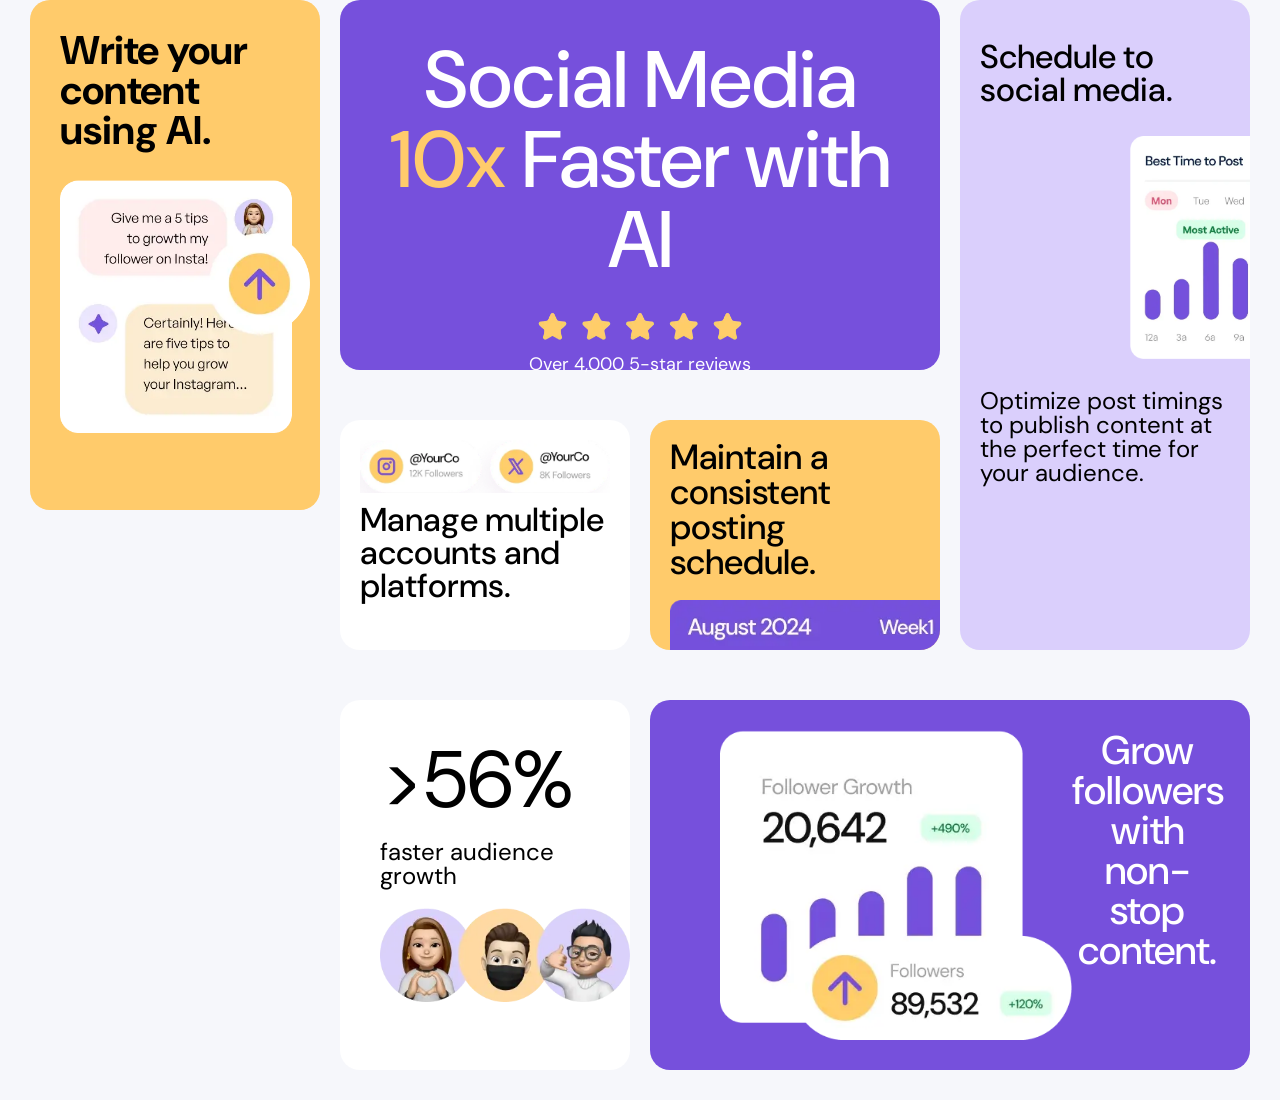
<file: bento-grid-main/index.html>
<!DOCTYPE html>
<html lang="en">
<head>
  <meta charset="UTF-8">
  <meta name="viewport" content="width=device-width, initial-scale=1.0"> <!-- displays site properly based on user's device -->
  
  <title>Frontend Mentor | Bento grid</title>
  <link rel="stylesheet" href="style.css">
</head>
<body>

  <main class="container">
    <div class="card card--hero">
      <h1 class="card__title">Social Media <span>10x</span> Faster with AI</h1>
      <img class="card__image" src="assets/images/illustration-five-stars.webp" alt="stars">
      <p class="card__description">Over 4,000 5-star reviews</p>
    </div>
    
    <div class="card card--plataforms">
      <img class="card__image" src="assets/images/illustration-multiple-platforms.webp" alt="plataforms">
      <p class="card__description">Manage multiple accounts and platforms.</p>
    </div>

    <div class="card card--schedule">
      <h2 class="card__title">Maintain a consistent posting schedule.</h2>
      <img class="card__image" src="assets/images/illustration-consistent-schedule.webp" alt="schedule">
    </div>

    <div class="card card--media">
      <h2 class="card__title">Schedule to social media.</h2>
      <img class="card__image" src="assets/images/illustration-schedule-posts.webp" alt="schedule social media">
      <p class="card__description">Optimize post timings to publish content at the perfect time for your audience.</p>
    </div>

    <div class="card card--followers">
      <img class="card__image" src="assets/images/illustration-grow-followers.webp" alt="followers">
      <p class="card__description">Grow followers with non-stop content.</p>
    </div>

    <div class="card card--audience">
      <p class="card__metric">>56%</p>
      <p class="card__description">faster audience growth</p>
      <img class="card__image" src="assets/images/illustration-audience-growth.webp" alt="">
    </div>

    <div class="card card--create">
      <h2 class="card__title">Create and schedule content <span>quicker.</span></h2>
      <img class="card__image" src="assets/images/illustration-create-post.webp" alt="create post">
    </div>

    <div class="card card--ai">
      <h2 class="card__title">Write your content using AI.</h2>
      <img class="card__image" src="assets/images/illustration-ai-content.webp" alt="ai content">
    </div>
  </main>
</body>
</html>
</file>
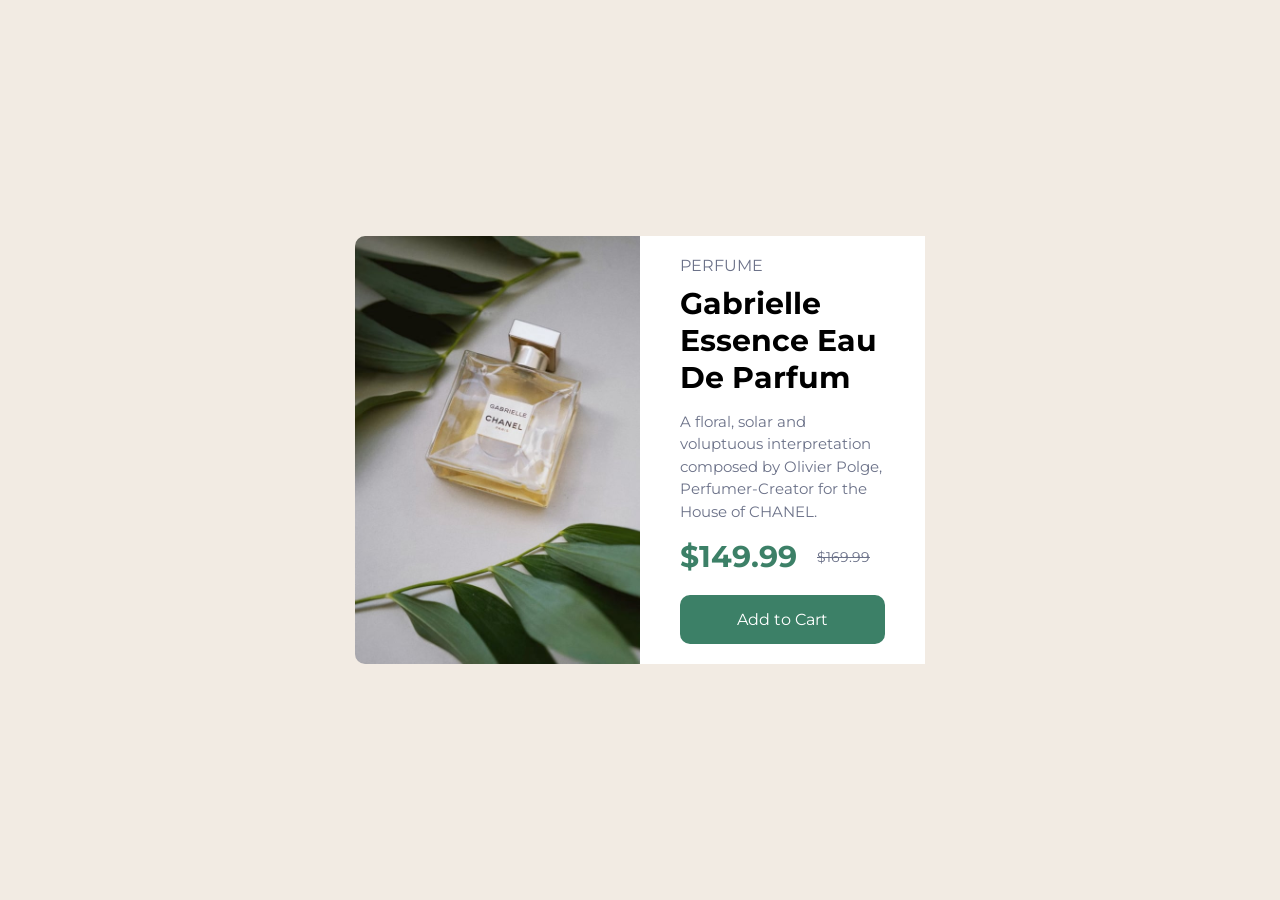
<file: product-preview-card-component-main/index.html>
<!DOCTYPE html>
<html lang="en">
<head>
  <meta charset="UTF-8">
  <meta name="viewport" content="width=device-width, initial-scale=1.0"> <!-- displays site properly based on user's device -->

  <link rel="icon" type="image/png" sizes="32x32" href="./images/favicon-32x32.png">
  
  <title>Frontend Mentor | Product preview card component</title>
  <link rel="preconnect" href="https://fonts.googleapis.com">
  <link rel="preconnect" href="https://fonts.gstatic.com" crossorigin>
  <link href="https://fonts.googleapis.com/css2?family=Fraunces:ital,opsz,wght@0,9..144,100..900;1,9..144,100..900&family=Montserrat:ital,wght@0,100..900;1,100..900&display=swap" rel="stylesheet">
  <link rel="stylesheet" href="style.css">
</head>
<body>

  <div class="container">
    <div class="container-grid">
      <div class="content">
        <p class="item">Perfume</p>
        <h1 class="name-item">Gabrielle Essence Eau De Parfum</h1>
        <p class="description">A floral, solar and voluptuous interpretation composed by Olivier Polge, Perfumer-Creator for the House of CHANEL.</p>

        <div class="prices">
          <p class="price">$149.99</p>
          <p class="price-discount">$169.99</p>
        </div>

        <a href="#" class="btn">Add to Cart</a>
      </div>
    </div>
  </div>
</body>
</html>
</file>
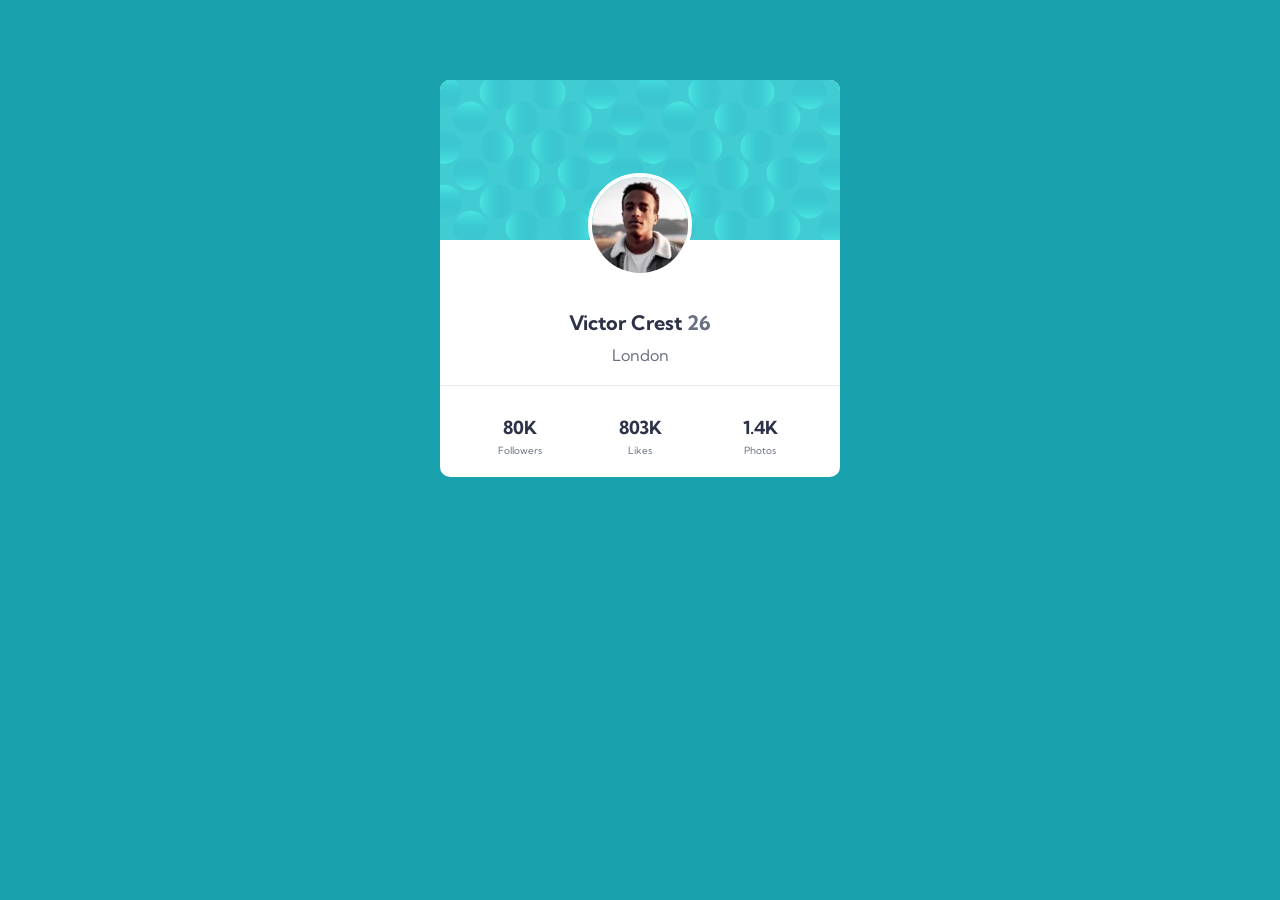
<file: profile-card-component-main/index.html>
<!DOCTYPE html>
<html lang="en">
<head>
  <meta charset="UTF-8">
  <meta name="viewport" content="width=device-width, initial-scale=1.0"> <!-- displays site properly based on user's device -->

  <link rel="icon" type="image/png" sizes="32x32" href="./images/favicon-32x32.png">
  
  <title>Frontend Mentor | Profile card component</title>
  <link rel="preconnect" href="https://fonts.googleapis.com">
  <link rel="preconnect" href="https://fonts.gstatic.com" crossorigin>
  <link href="https://fonts.googleapis.com/css2?family=Kumbh+Sans:wght,YOPQ@100..900,300&display=swap" rel="stylesheet">
  <link rel="stylesheet" href="style.css">
</head>
<body>

  <div class="container">
    <div class="container-img">
      <img src="images/bg-pattern-card.svg" alt="background image">
    </div>

    <div class="container-content">
      <img src="images/image-victor.jpg" class="profile-img" alt="victor image">
    <h2 class="name">Victor Crest <span class="age">26</span></h2>
    <p class="city">London</p>

    <div class="stadistics-grid">
      <div class="stadistic">
        <p class="number">80K</p>
        <p class="description">Followers</p>
      </div>

      <div class="stadistic">
        <p class="number">803K</p>
        <p class="description">Likes</p>
      </div>

      <div class="stadistic">
        <p class="number">1.4K</p>
        <p class="description">Photos</p>
      </div>
    </div>

    
    </div>
  </div>
</body>
</html>
</file>
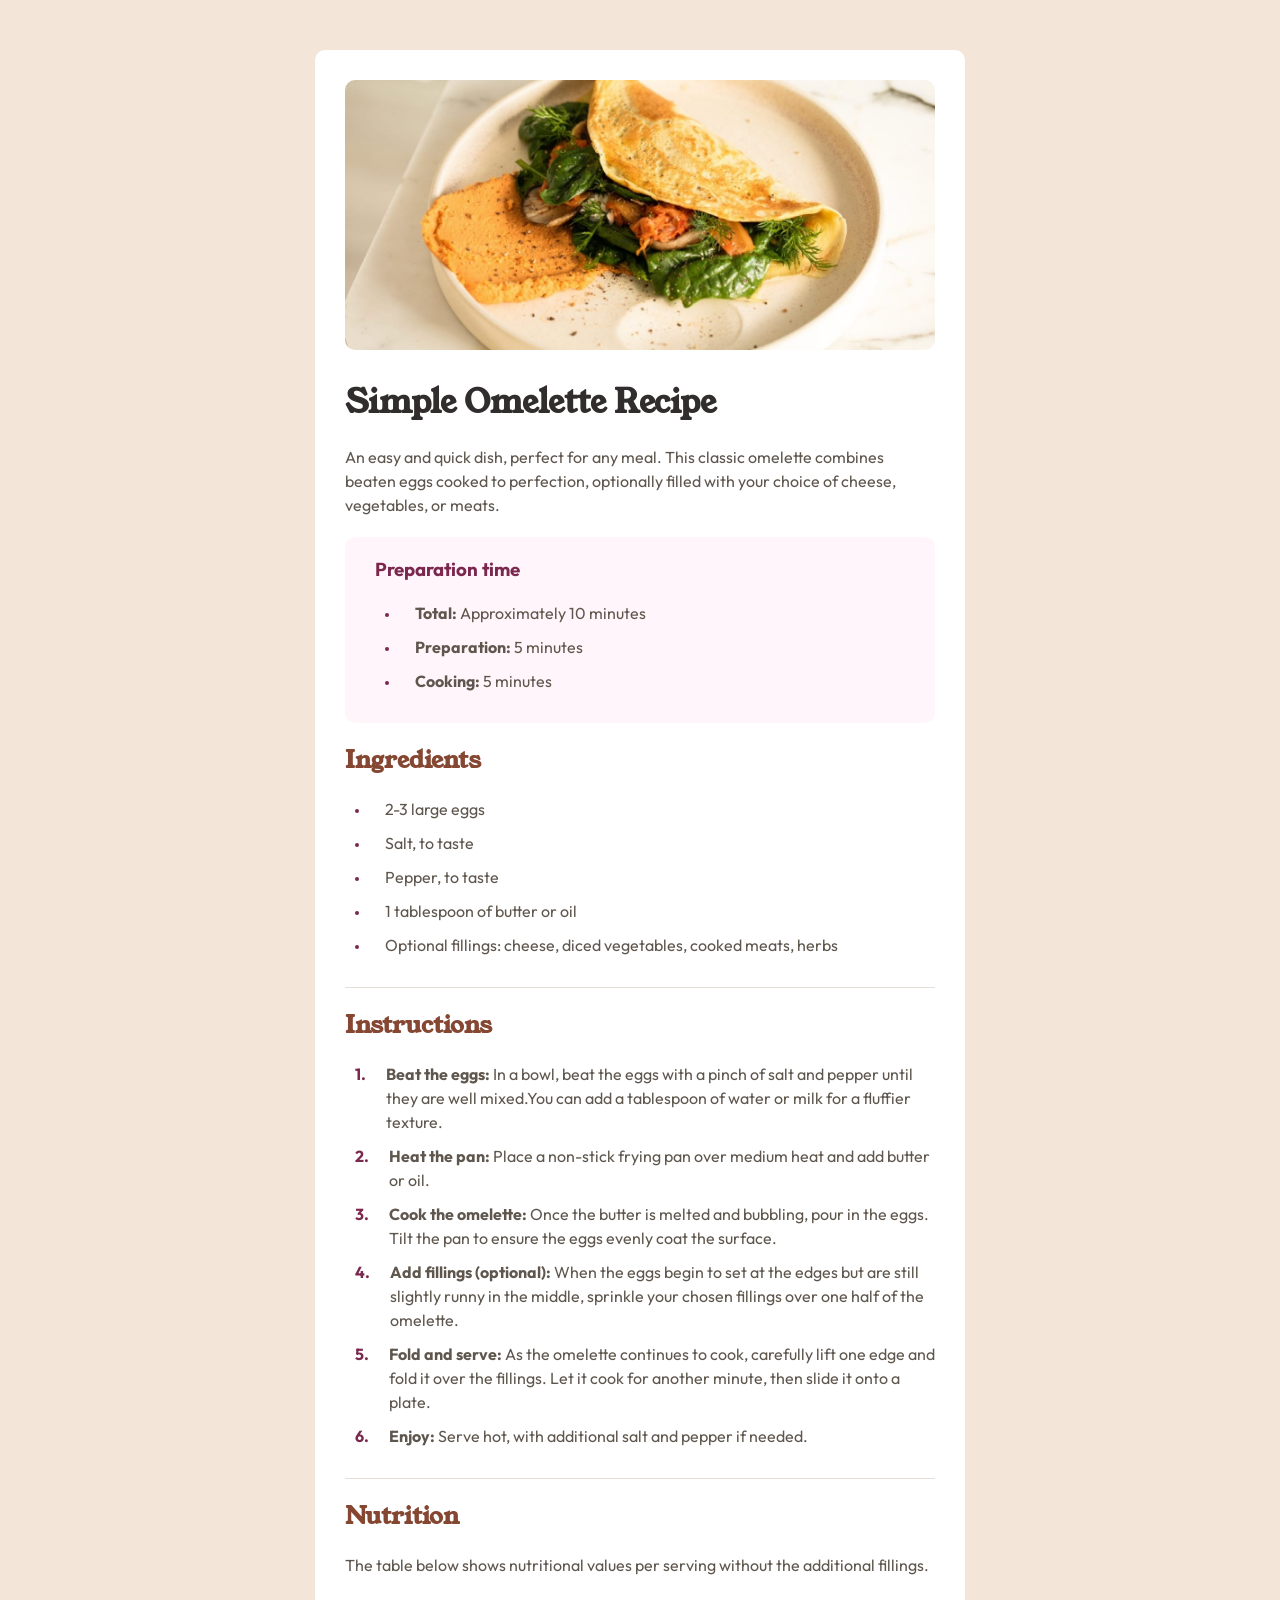
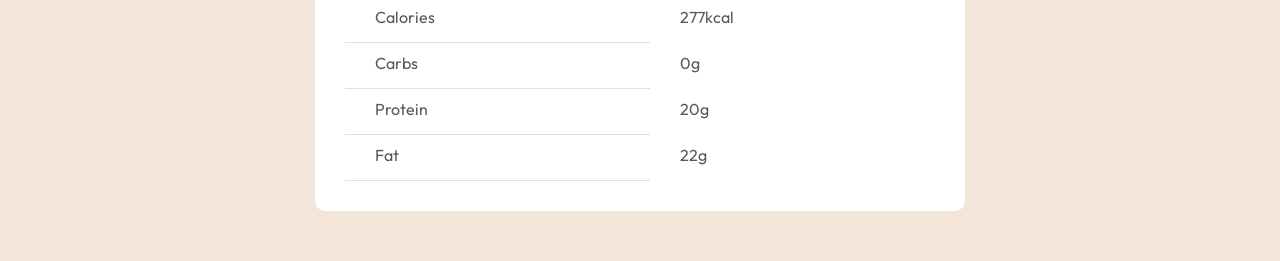
<file: recipe-page-main/index.html>
<!DOCTYPE html>
<html lang="en">

<head>
  <meta charset="UTF-8">
  <meta name="viewport" content="width=device-width, initial-scale=1.0">
  <!-- displays site properly based on user's device -->

  <link rel="icon" type="image/png" sizes="32x32" href="./assets/images/favicon-32x32.png">
  <link rel="stylesheet" href="style.css">
  <link rel="preconnect" href="https://fonts.googleapis.com">
  <link rel="preconnect" href="https://fonts.gstatic.com" crossorigin>
  <link href="https://fonts.googleapis.com/css2?family=Outfit:wght@100..900&family=Young+Serif&display=swap" rel="stylesheet">

  <title>Frontend Mentor | Recipe page</title>

</head>

<body>

  <main class="recipe">

      <img class="recipe__image" src="assets/images/image-omelette.jpeg" alt="image omelette">

    <div class="recipe__content">
      <h1 class="recipe__title">Simple Omelette Recipe</h1>
      <p class="recipe__description">An easy and quick dish, perfect for any meal. This classic omelette combines beaten eggs
        cooked
        to perfection, optionally filled with your choice of cheese, vegetables, or meats.</p>

      <section class="recipe__preparation">
        <h3 class="recipe__preparation-title">Preparation time</h3>
          <ul class="recipe__times-preparation">
            <li><span>Total:</span> Approximately 10 minutes</li>
            <li><span>Preparation:</span> 5 minutes</li>
            <li><span>Cooking:</span> 5 minutes</li>
          </ul>
      </section>

      <section class="recipe__ingredients">
        <h2 class="recipe__ingredients-title">Ingredients</h2>
        <ul class="recipe__list-ingredients">
          <li>2-3 large eggs</li>
          <li>Salt, to taste</li>
          <li>Pepper, to taste</li>
          <li>1 tablespoon of butter or oil</li>
          <li>Optional fillings: cheese, diced vegetables, cooked meats, herbs</li>
        </ul>
      </section>

      <section class="recipe__instructions">
        <h2>Instructions</h2>
        <ol class="instructions">
          <li>
            <div class="instruction">
              <span>Beat the eggs:</span>  In a bowl, beat the eggs with a pinch of salt and pepper until they are well mixed.You can add a tablespoon of water or milk for a fluffier texture.
            </div>
          </li>

          <li>
            <div class="instruction">
              <span>Heat the pan:</span>  Place a non-stick frying pan over medium heat and add butter or oil.
            </div>
          </li>

          <li>
            <div class="instruction">
              <span>Cook the omelette:</span> Once the butter is melted and bubbling, pour in the eggs. Tilt the pan to ensure the eggs evenly coat the surface.
            </div>
          </li>

          <li>
            <div class="instruction">
              <span>Add fillings (optional):</span> When the eggs begin to set at the edges but are still slightly runny in the middle, sprinkle your chosen fillings over one half of the omelette.
            </div>
          </li>

          <li>
            <div class="instruction">
              <span>Fold and serve:</span> As the omelette continues to cook, carefully lift one edge and fold it over the fillings. Let it cook for another minute, then slide it onto a plate.
            </div>
          </li>

          <li>
            <div class="instruction">
              <span>Enjoy:</span> Serve hot, with additional salt and pepper if needed.
            </div>
          </li>
        </ol>
      </section>

      <section class="recipe__nutrition">
        <h2>Nutrition</h2>
        <p class="recipe__nutrition-description">The table below shows nutritional values per serving without the additional fillings.</p>

        <table class="table-values">
          <tr>
            <td>Calories</td>
            <td class="table-values__value">277kcal</td>
          </tr>

          <tr>
            <td>Carbs</td>
            <td class="table-values__value">0g</td>
          </tr>

          <tr>
            <td>Protein</td>
            <td class="table-values__value">20g</td>
          </tr>

          <tr>
            <td>Fat</td>
            <td class="table-values__value">22g</td>
          </tr>

        </table>
      </section>
    </div>
  </main>
</body>

</html>
</file>
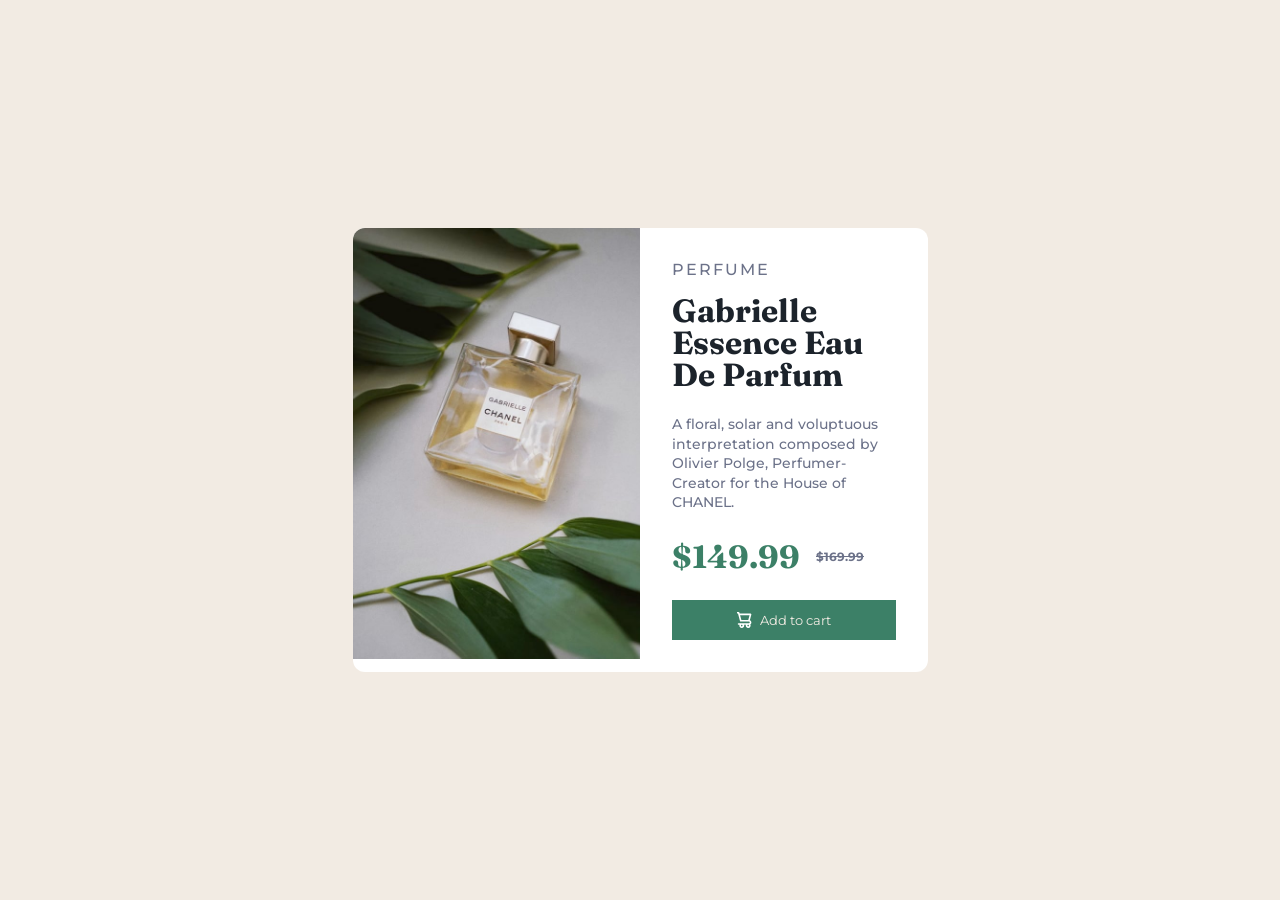
<file: product-preview-card-component-main/edsHTML/index.html>
<!DOCTYPE html>
<html lang="en">
<head>
    <meta charset="UTF-8">
    <meta name="viewport" content="width=device-width, initial-scale=1.0">
    <title>Document</title>
    <link rel="preconnect" href="https://fonts.googleapis.com">
    <link rel="preconnect" href="https://fonts.gstatic.com" crossorigin>
    <link href="https://fonts.googleapis.com/css2?family=Fraunces:ital,opsz,wght@0,9..144,100..900;1,9..144,100..900&family=Montserrat:ital,wght@0,100..900;1,100..900&display=swap" rel="stylesheet">
    <link rel="stylesheet" href="style.css">
</head>
<body>
    <div class="product-card">
        <div class="left">
            <picture>
                <source srcset="../images/image-product-mobile.jpg" media="(max-width: 540px)">
                <img src="../images/image-product-desktop.jpg" alt="Product"> 
            </picture>
        </div>

        <div class="right">
            <p class="perfume">PERFUME</p>
            <h1>Gabrielle Essence Eau De Parfum</h1>
            <p class="description">
                A floral, solar and voluptuous interpretation composed by Olivier Polge, Perfumer-Creator for the House of CHANEL.
            </p>

            <div class="pricing">
                <p class="new-price">$149.99</p>
                <p class="old-price">$169.99</p>
            </div>

            <button class="card-btn">
                <img src="../images/icon-cart.svg" alt="Card icon">
                Add to cart
            </button>
        </div>
    </div>
</body>
</html>
</file>
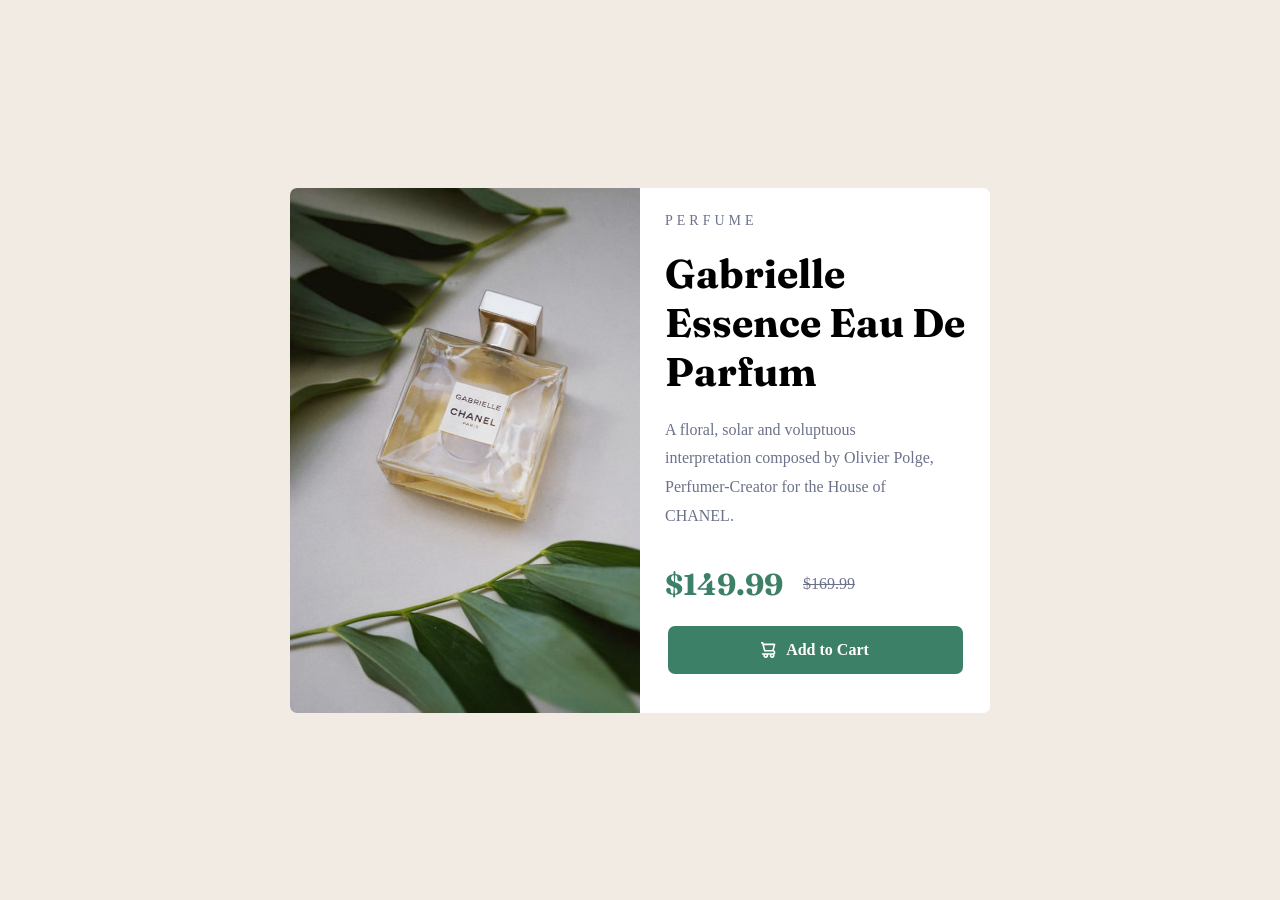
<file: product-preview-card-component-main/Salimi/index.html>
<!DOCTYPE html>
<html lang="en">
<head>
    <meta charset="UTF-8">
    <meta name="viewport" content="width=device-width, initial-scale=1.0">
    <title>Document</title>
    <link rel="preconnect" href="https://fonts.googleapis.com">
    <link rel="preconnect" href="https://fonts.gstatic.com" crossorigin>
    <link href="https://fonts.googleapis.com/css2?family=Fraunces:ital,opsz,wght@0,9..144,100..900;1,9..144,100..900&family=Montserrat:ital,wght@0,100..900;1,100..900&display=swap" rel="stylesheet">
    <link rel="stylesheet" href="style.css">
</head>
<body>
    <main class="container">
        <div class="wrapper">
            <section class="product-image">
                <img src="../images/image-product-desktop.jpg" class="desktop-img" alt="product image desktop">
                <img src="../images/image-product-mobile.jpg" class="mobile-img" alt="product image mobile">
            </section>

            <section class="product-description">
                <h4>PERFUME</h4>
                <h1>Gabrielle Essence Eau De Parfum</h1>
                <p>A floral, solar and voluptuous interpretation composed by Olivier Polge, Perfumer-Creator for the House of CHANEL.</p>
                <div class="pricing">
                    <h2>$149.99</h2>
                    <span>$169.99</span>
                </div>

                <a href="#" class="btn">
                    <img src="../images/icon-cart.svg" alt="icon cart">
                    Add to Cart
                </a>
            </section>
        </div>
    </main>
</body>
</html>
</file>
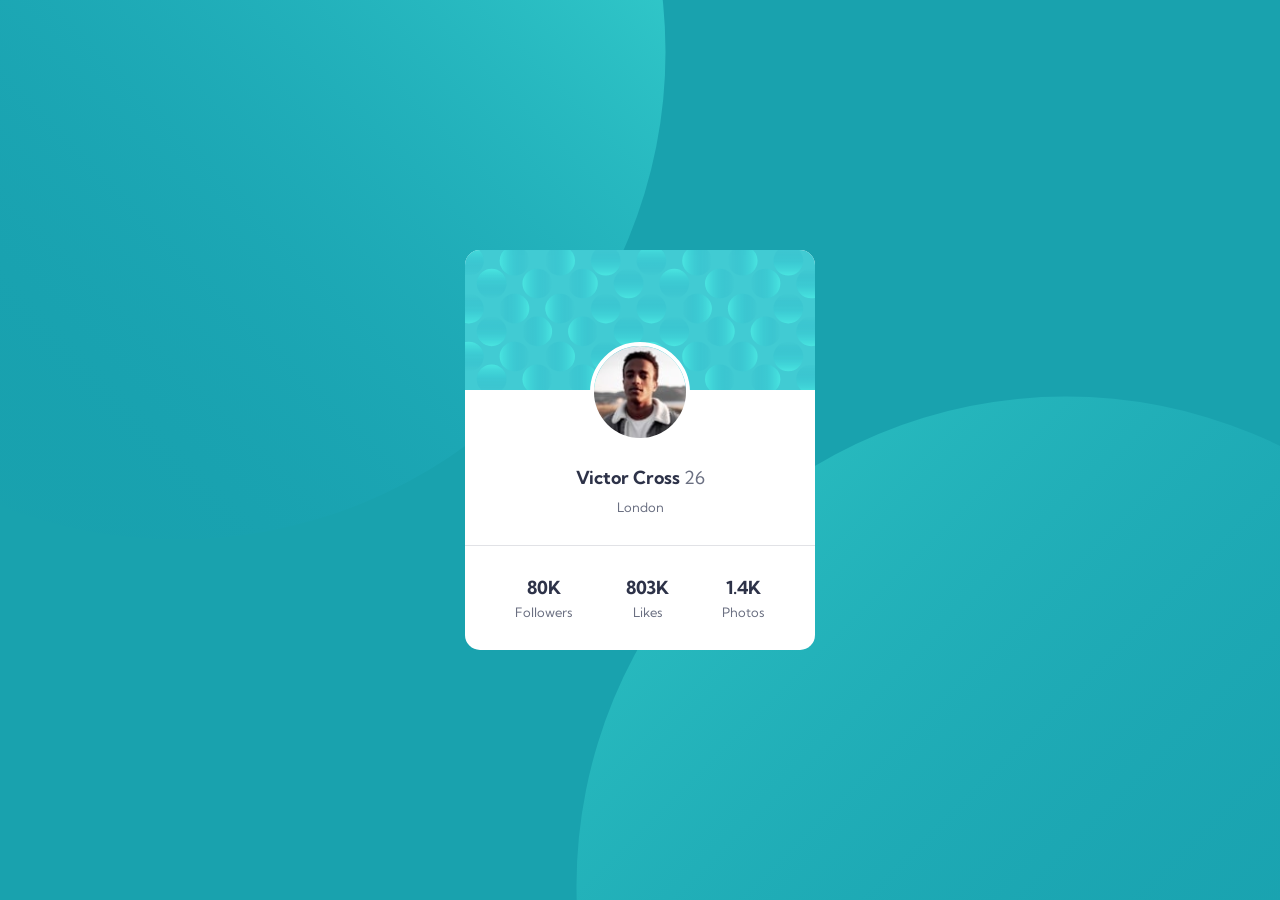
<file: profile-card-component-main/Mr. Code/index.html>
<!DOCTYPE html>
<html lang="en">
<head>
    <meta charset="UTF-8">
    <meta name="viewport" content="width=device-width, initial-scale=1.0">
    <title>Frontend Mentor | Profile card component</title>
    <link rel="preconnect" href="https://fonts.googleapis.com">
    <link rel="preconnect" href="https://fonts.gstatic.com" crossorigin>
    <link href="https://fonts.googleapis.com/css2?family=Kumbh+Sans:wght,YOPQ@100..900,300&display=swap" rel="stylesheet">    
    <link rel="stylesheet" href="styles.css">
</head>
<body>
    <div class="container">
        <div class="wrapper">
            <img src="../images/bg-pattern-card.svg" alt="image top">

            <div class="content">
                <img src="../images/image-victor.jpg" alt="image victor">
                <h2>Victor Cross <span>26</span></h2>
                <p>London</p>

                <div class="footer">
                    <div>
                        <p class="number">80K</p>
                        <p>Followers</p>
                    </div>

                    <div>
                        <p class="number">803K</p>
                        <p>Likes</p>
                    </div>

                    <div>
                        <p class="number">1.4K</p>
                        <p>Photos</p>
                    </div>
                </div>
            </div>
        </div>
    </div>
</body>
</html>
</file>
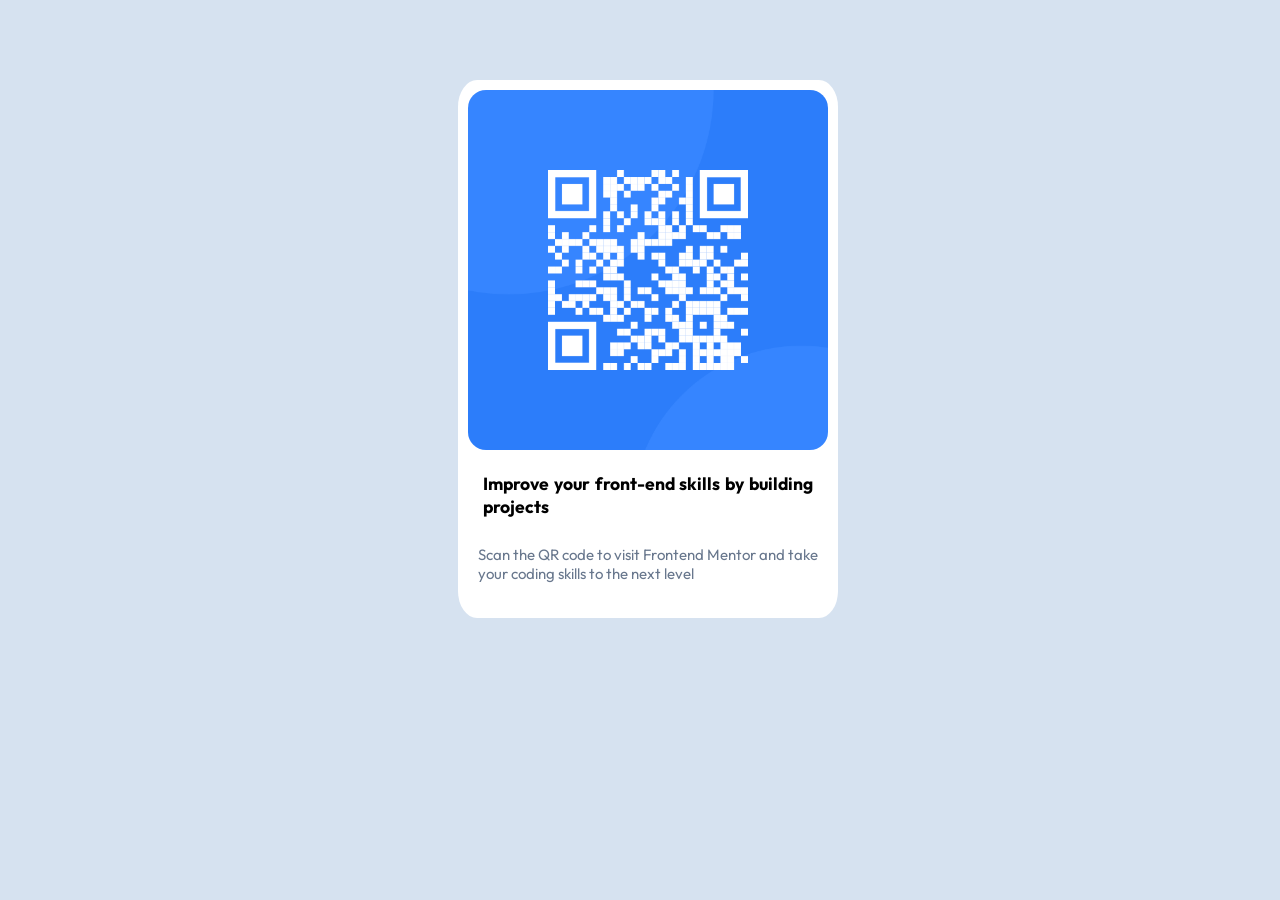
<file: qr-code-component-main/qr-code-component-main/index.html>
<!DOCTYPE html>
<html lang="en">
<head>
  <meta charset="UTF-8">
  <meta name="viewport" content="width=device-width, initial-scale=1.0"> <!-- displays site properly based on user's device -->

  <link rel="icon" type="image/png" sizes="32x32" href="./images/favicon-32x32.png">
  
  <title>Frontend Mentor | QR code component</title>
  <link rel="stylesheet" href="style.css">
</head>
<body>

  <div class="container-qr">
    <img src="images/image-qr-code.png" alt="Imagen Qr">
    <h3>Improve your front-end skills by building projects</h3>
    <p>Scan the QR code to visit Frontend Mentor and take your coding skills to the next level</p>
  </div>
</body>
</html>
</file>
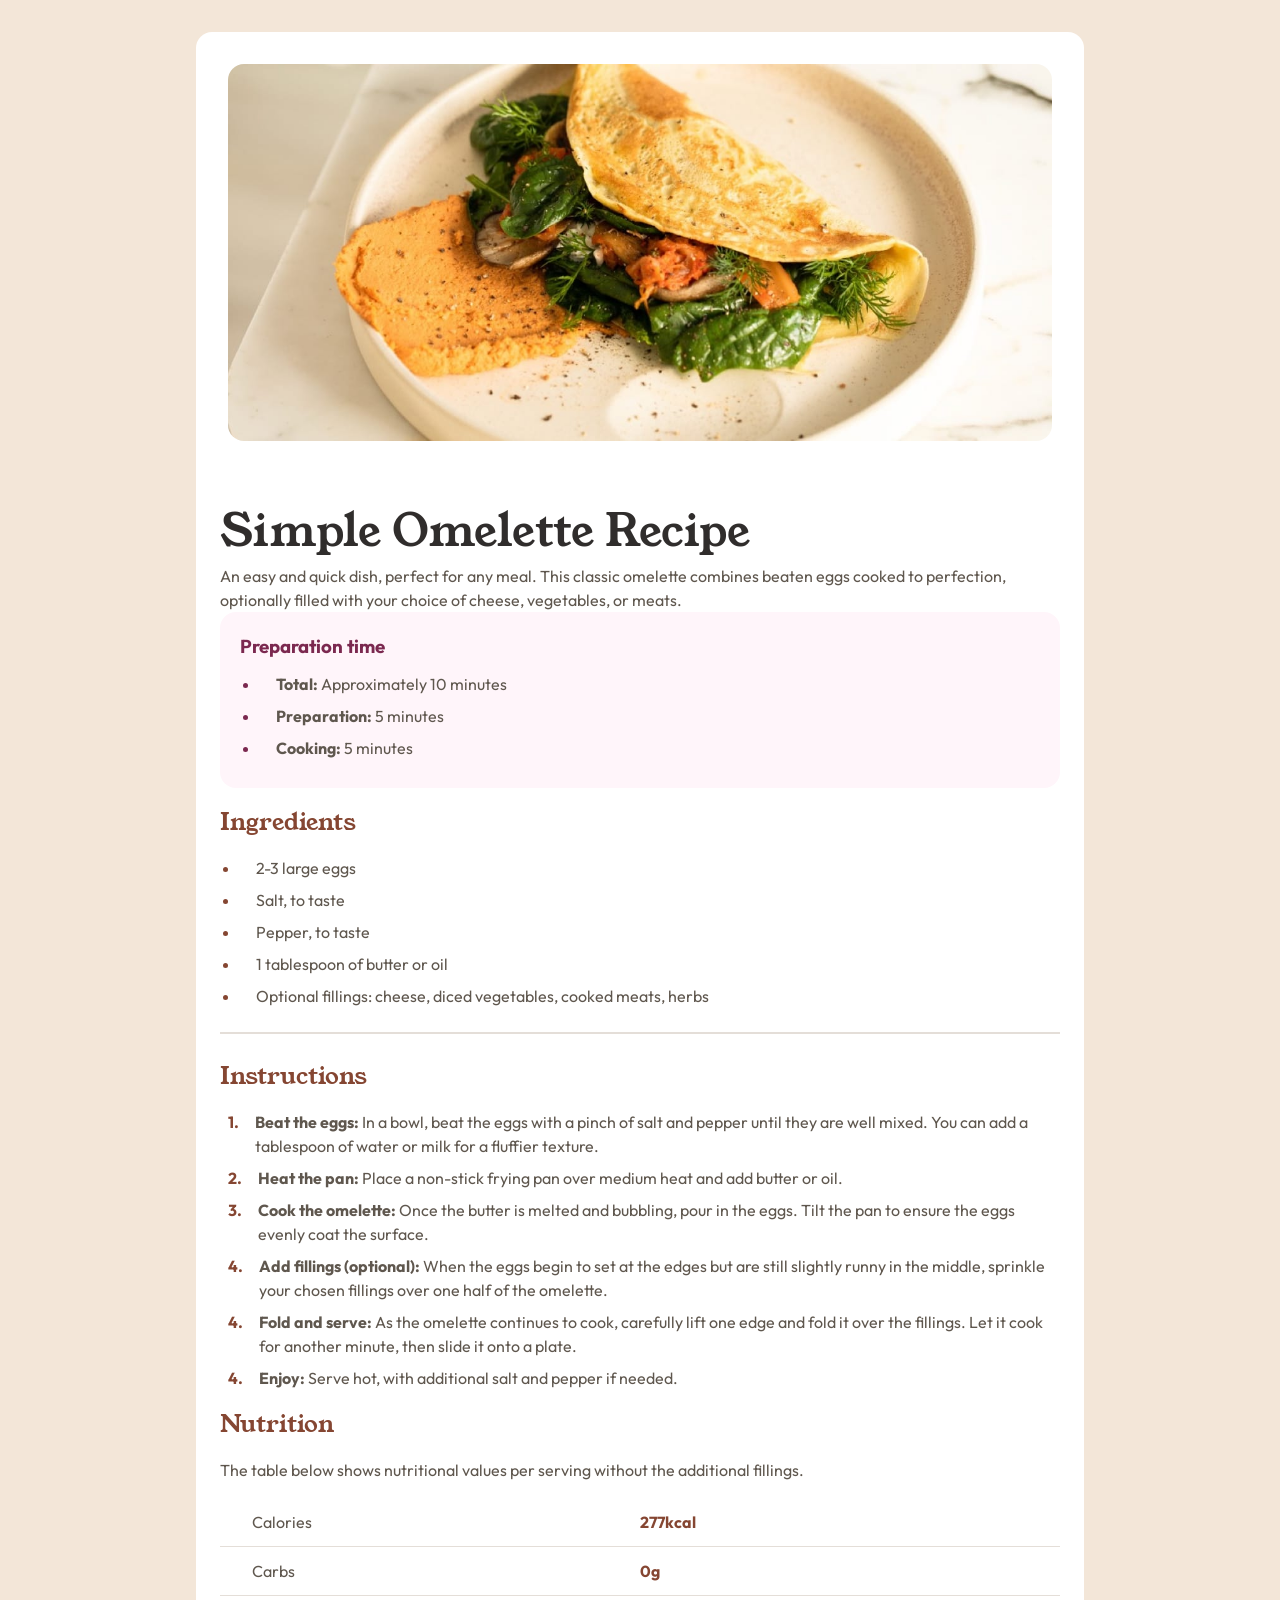
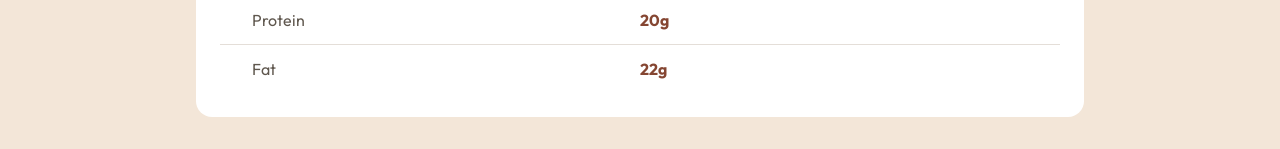
<file: recipe-page-main/edsHtml/index.html>
<!DOCTYPE html>
<html lang="en">
<head>
  <meta charset="UTF-8">
  <meta name="viewport" content="width=device-width, initial-scale=1.0"> <!-- displays site properly based on user's device -->

  <link rel="preconnect" href="https://fonts.googleapis.com">
  <link rel="preconnect" href="https://fonts.gstatic.com" crossorigin>
  <link href="https://fonts.googleapis.com/css2?family=Outfit:wght@100..900&family=Young+Serif&display=swap" rel="stylesheet">
  <link rel="stylesheet" href="style.css">
  
  <title>Frontend Mentor | Recipe page</title>
</head>
<body>

  <div class="container">
    <div class="recipe-img">
      <img src="../assets/images/image-omelette.jpeg" alt="image omelette">
    </div>

    <div class="recipe-information">
      <h1>Simple Omelette Recipe</h1>
      <p class="description">
        An easy and quick dish, perfect for any meal. This classic omelette combines beaten eggs cooked 
        to perfection, optionally filled with your choice of cheese, vegetables, or meats.
      </p>

      <div class="recipe-prep-time">
        <h3>Preparation time</h3>
        <ul>
          <li><span>Total:</span> Approximately 10 minutes</li>
          <li><span>Preparation:</span> 5 minutes</li>
          <li><span>Cooking:</span> 5 minutes</li>
        </ul>
      </div>

      <div class="recipe-step">
        <h2>Ingredients</h2>
        <ul class="ingredients">
          <li><span>2-3 large eggs</span></li>
          <li><span>Salt, to taste</span></li>
          <li><span>Pepper, to taste</span></li>
          <li><span>1 tablespoon of butter or oil</span></li>
          <li><span>Optional fillings: cheese, diced vegetables, cooked meats, herbs</span></li>
        </ul>
      </div>
      
      <hr>

      <div class="recipe-step">
        <h2>Instructions</h2>

        <div class="instructions">
          <div class="item">
            <div class="num">1.</div>
            <p><span>Beat the eggs:</span> In a bowl, beat the eggs with a pinch of salt and pepper until they are well mixed. You can add a tablespoon of water or milk for a fluffier texture.</p>
          </div>

          <div class="item">
            <div class="num">2.</div>
            <p><span>Heat the pan:</span> Place a non-stick frying pan over medium heat and add butter or oil.</p>
          </div>

          <div class="item">
            <div class="num">3.</div>
            <p><span>Cook the omelette:</span> Once the butter is melted and bubbling, pour in the eggs. Tilt the pan to ensure the eggs evenly coat the surface.</p>
          </div>

          <div class="item">
            <div class="num">4.</div>
            <p><span>Add fillings (optional):</span> When the eggs begin to set at the edges but are still slightly runny in the middle, sprinkle your chosen fillings over one half of the omelette.</p>
          </div>

          <div class="item">
            <div class="num">4.</div>
            <p><span>Fold and serve:</span> As the omelette continues to cook, carefully lift one edge and fold it over the fillings. Let it cook for another minute, then slide it onto a plate.</p>
          </div>

          <div class="item">
            <div class="num">4.</div>
            <p><span>Enjoy:</span> Serve hot, with additional salt and pepper if needed.</p>
          </div>
        </div>
      </div>

      <div class="nutrition-step">
        <h2>Nutrition</h2>
        <p class="values">The table below shows nutritional values per serving without the additional fillings.</p>

        <div class="nutrition-table">
          <div class="item">
            <p>Calories</p>
            <p class="amount">277kcal</p>
          </div>

          <div class="item">
            <p>Carbs</p>
            <p class="amount">0g</p>
          </div>

          <div class="item">
            <p>Protein</p>
            <p class="amount">20g</p>
          </div>

          <div class="item">
            <p>Fat</p>
            <p class="amount">22g</p>
          </div>
        </div>
      </div>

    </div>
  </div>
</body>
</html>
</file>
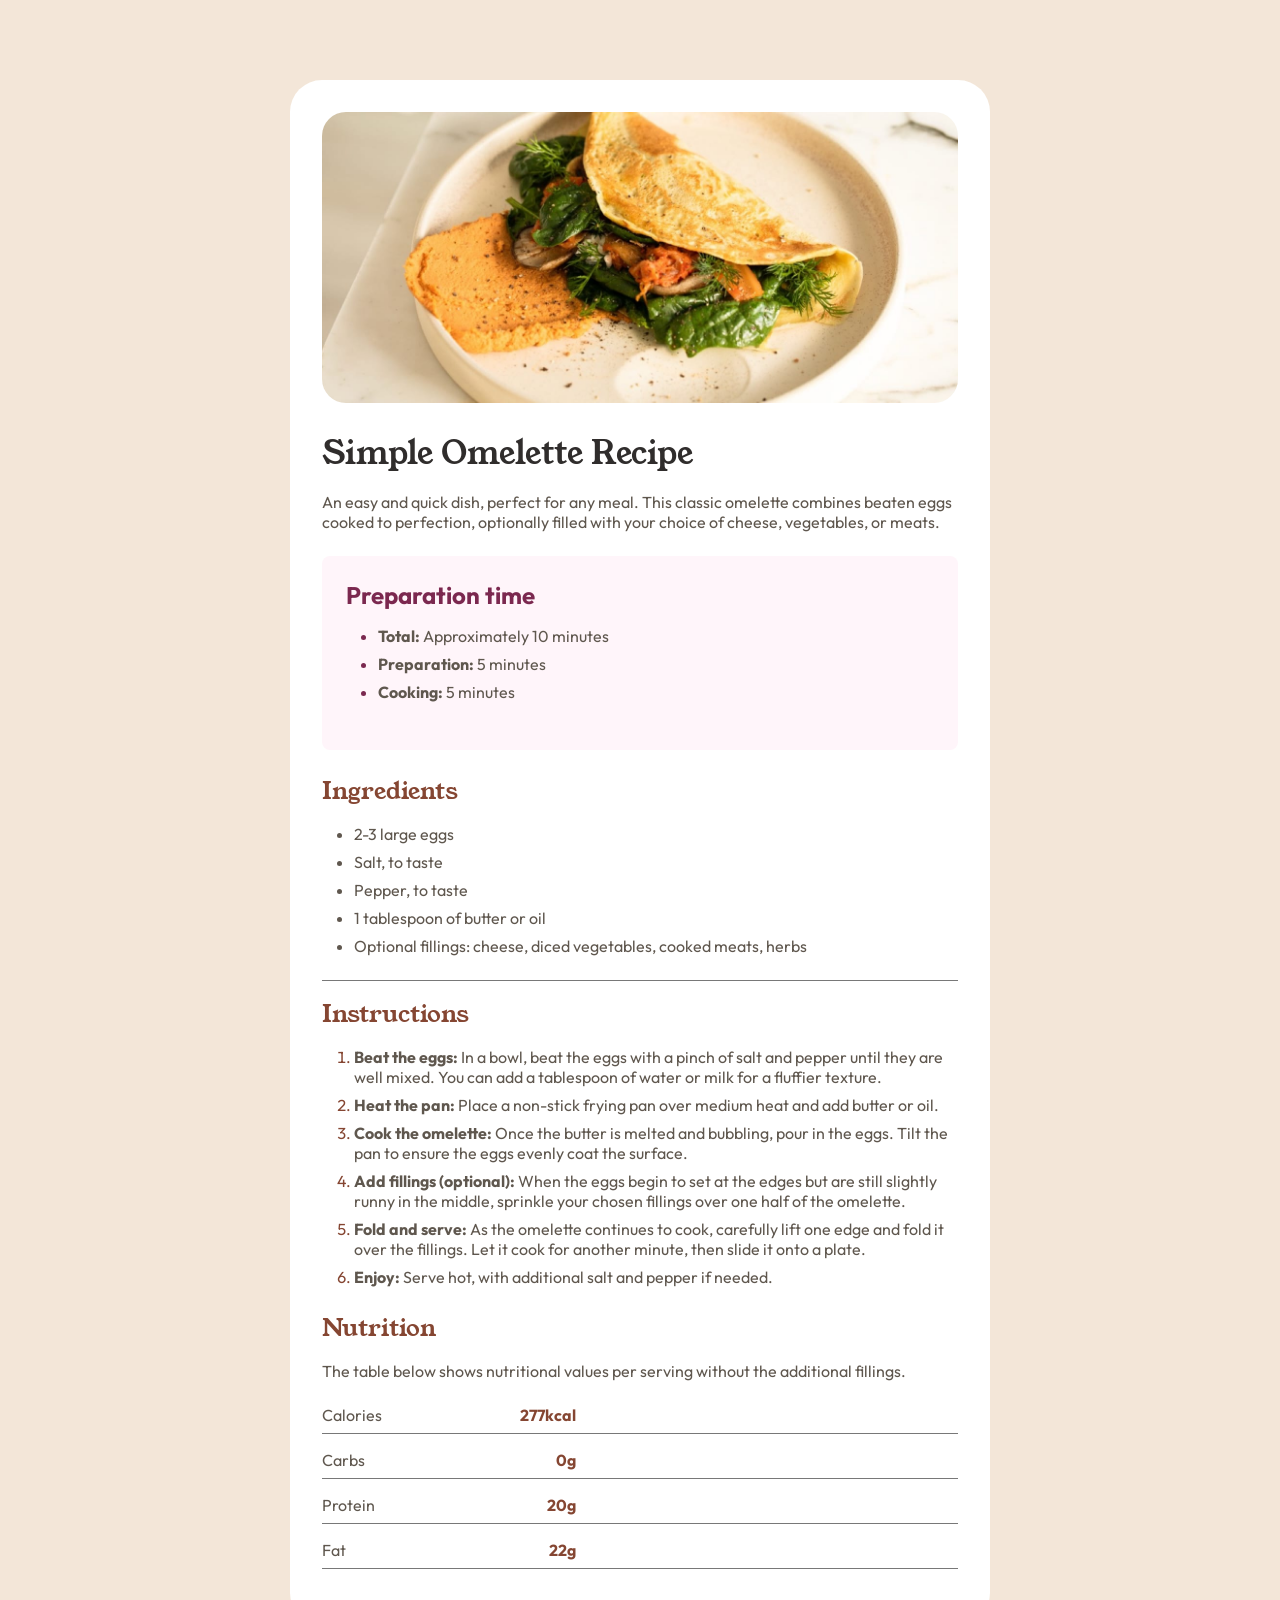
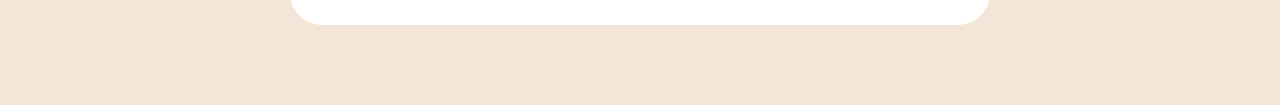
<file: recipe-page-main/JuliaCodes/index.html>
<!DOCTYPE html>
<html lang="en">
<head>
  <meta charset="UTF-8">
  <meta name="viewport" content="width=device-width, initial-scale=1.0"> <!-- displays site properly based on user's device -->

  
  <title>Frontend Mentor | Recipe page</title>
  <link rel="preconnect" href="https://fonts.googleapis.com">
  <link rel="preconnect" href="https://fonts.gstatic.com" crossorigin>
  <link href="https://fonts.googleapis.com/css2?family=Outfit:wght@100..900&family=Young+Serif&display=swap" rel="stylesheet">
  <link rel="stylesheet" href="styles.css">
</head>
<body>

  <div class="container">
    <img src="../assets/images/image-omelette.jpeg" alt="image omelette" class="image">
    <h1 class="main-title">Simple Omelette Recipe</h1>
    <p class="main-title-description">An easy and quick dish, perfect for any meal. This classic omelette combines beaten eggs cooked to perfection, optionally filled with your choice of cheese, vegetables, or meats.</p>

    <div class="preparation-container">
      <h2 class="preparation-title">Preparation time</h2>
      
      <ul class="preparation-list">
        <li class="p-list-item"><strong>Total:</strong> Approximately 10 minutes</li>
        <li class="p-list-item"><strong>Preparation:</strong> 5 minutes</li>
        <li class="p-list-item"><strong>Cooking:</strong> 5 minutes</li>
      </ul>

    </div>

    <h3 class="ingredient-title">Ingredients</h3>

    <ul class="ingredient-list">
      <li>2-3 large eggs</li>
      <li>Salt, to taste</li>
      <li>Pepper, to taste</li>
      <li>1 tablespoon of butter or oil</li>
      <li>Optional fillings: cheese, diced vegetables, cooked meats, herbs</li>
    </ul>

    <hr>

    <h4 class="instru-title">Instructions</h4>

    <ol class="instru-list">
      <li><strong>Beat the eggs:</strong> In a bowl, beat the eggs with a pinch of salt and pepper until they are well mixed. You can add a tablespoon of water or milk for a fluffier texture.</li>
      <li><strong>Heat the pan:</strong> Place a non-stick frying pan over medium heat and add butter or oil.</li>
      <li><strong>Cook the omelette:</strong> Once the butter is melted and bubbling, pour in the eggs. Tilt the pan to ensure the eggs evenly coat the surface.</li>
      <li><strong>Add fillings (optional):</strong> When the eggs begin to set at the edges but are still slightly runny in the middle, sprinkle your chosen fillings over one half of the omelette.</li>
      <li><strong>Fold and serve:</strong> As the omelette continues to cook, carefully lift one edge and fold it over the fillings. Let it cook for another minute, then slide it onto a plate.</li>
      <li><strong>Enjoy:</strong> Serve hot, with additional salt and pepper if needed.</li>
    </ol>

    <h5 class="nutri-title">Nutrition</h5>

    <p class="nutri-description">The table below shows nutritional values per serving without the additional fillings.</p>

    <ul class="nutri-list">
      <li>
        Calories
        <strong>277kcal</strong>
      </li>
      <hr>
      <li>
        Carbs
        <strong>0g</strong>
      </li>
      <hr>
      <li>
        Protein
        <strong>20g</strong>
      </li>
      <hr>
      <li>
        Fat
        <strong>22g</strong>
      </li>
      <hr>
    </ul>
  </div>
  
</body>
</html>
</file>
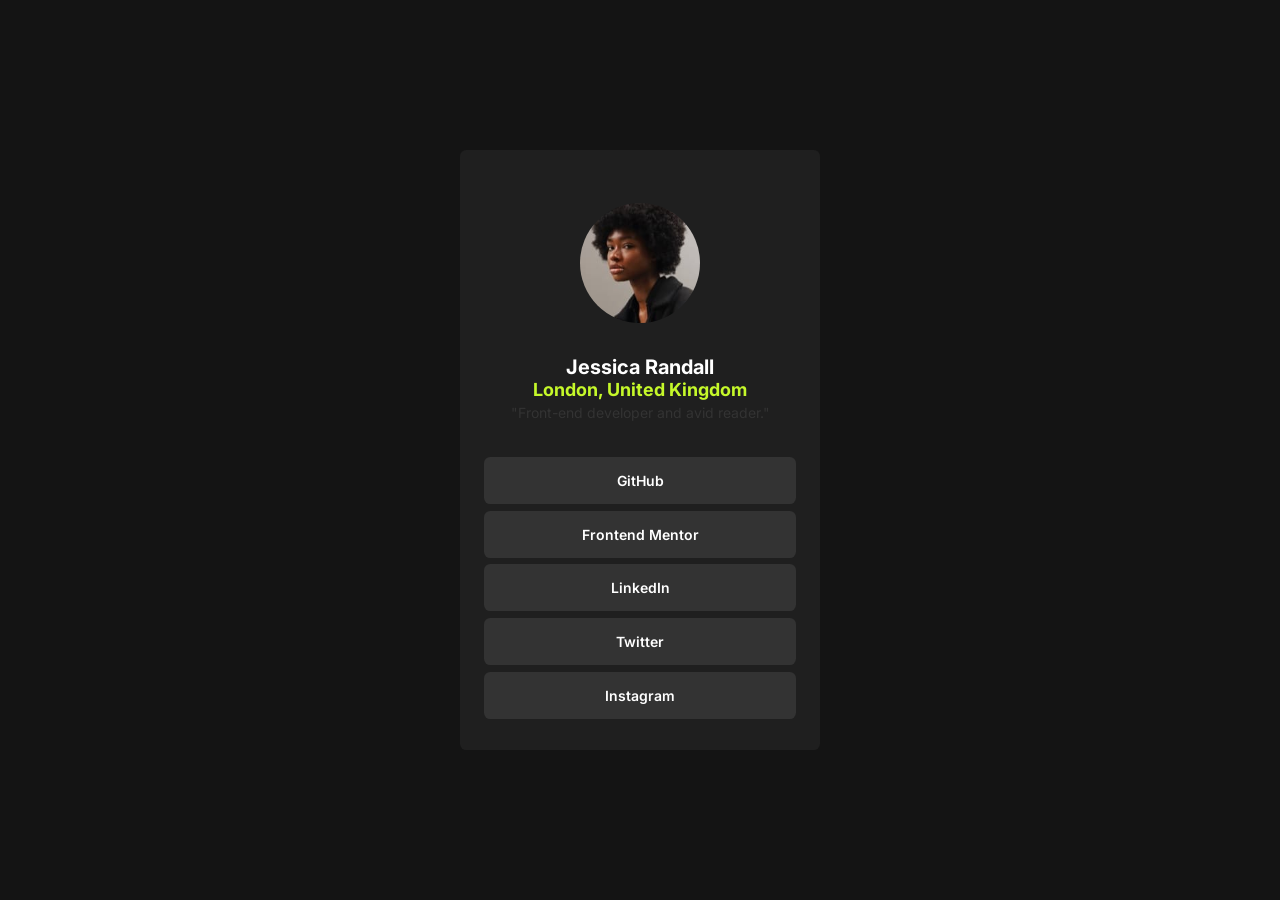
<file: social-links-profile-main/social-links-profile-main/index.html>
<!DOCTYPE html>
<html lang="en">
<head>
  <meta charset="UTF-8">
  <meta name="viewport" content="width=device-width, initial-scale=1.0"> <!-- displays site properly based on user's device -->
  <title>Frontend Mentor | Social links profile</title>
  <link rel="preconnect" href="https://fonts.googleapis.com">
  <link rel="preconnect" href="https://fonts.gstatic.com" crossorigin>
  <link href="https://fonts.googleapis.com/css2?family=Inter:ital,opsz,wght@0,14..32,100..900;1,14..32,100..900&display=swap" rel="stylesheet">
  <link rel="stylesheet" href="style.css">

</head>
<body>

  <div class="container-main">
    <header>
      <img src="./assets/images/avatar-jessica.jpeg" alt="avatar-jessica">
      <h1>Jessica Randall</h1>
      <h3>London, United Kingdom</h3>
      <p>"Front-end developer and avid reader."</p>
    </header>

    <div class="social-links">
      <a href="#">GitHub</a>
      <a href="#">Frontend Mentor</a>
      <a href="#">LinkedIn</a>
      <a href="#">Twitter</a>
      <a href="#">Instagram</a>
    </div>
  </div>
  
</body>
</html>
</file>
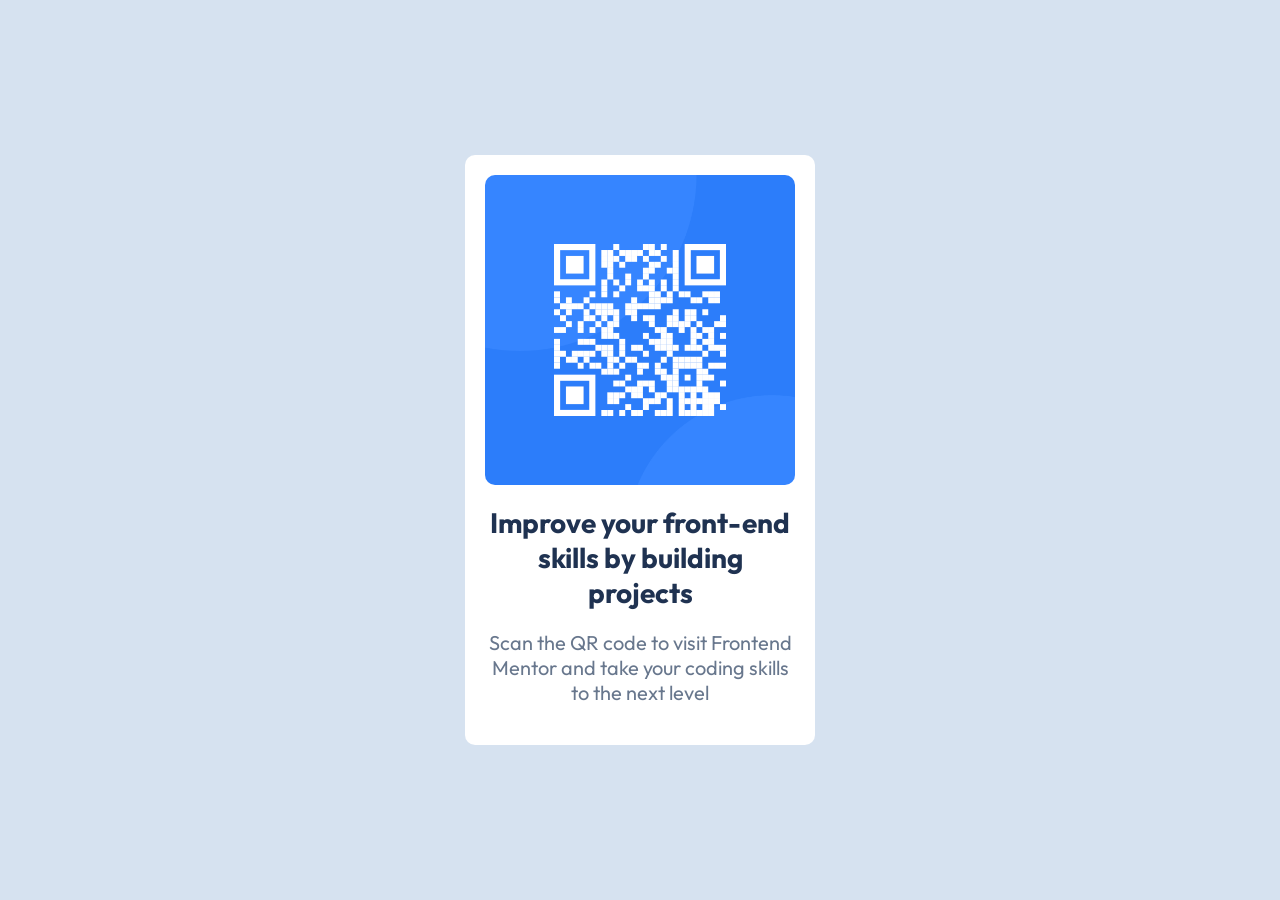
<file: qr-code-component-main/qr-code-component-main/propio/index.html>
<!DOCTYPE html>
<html lang="en">
<head>
    <meta charset="UTF-8">
    <meta name="viewport" content="width=device-width, initial-scale=1.0">
    <title>QR</title>
    <link rel="stylesheet" href="style.css">
</head>
<body>
    <div class="container">
        <div class="container-image">
            <img class="image-qr" src="../images/image-qr-code.png" alt="Imagen QR">
        </div>
        

        <div class="texts">
            <h1 class="title">Improve your front-end skills by building projects</h1>
            <p class="description">Scan the QR code to visit Frontend Mentor and take your coding skills to the next level</p>
        </div>
    </div>
</body>
</html>
</file>
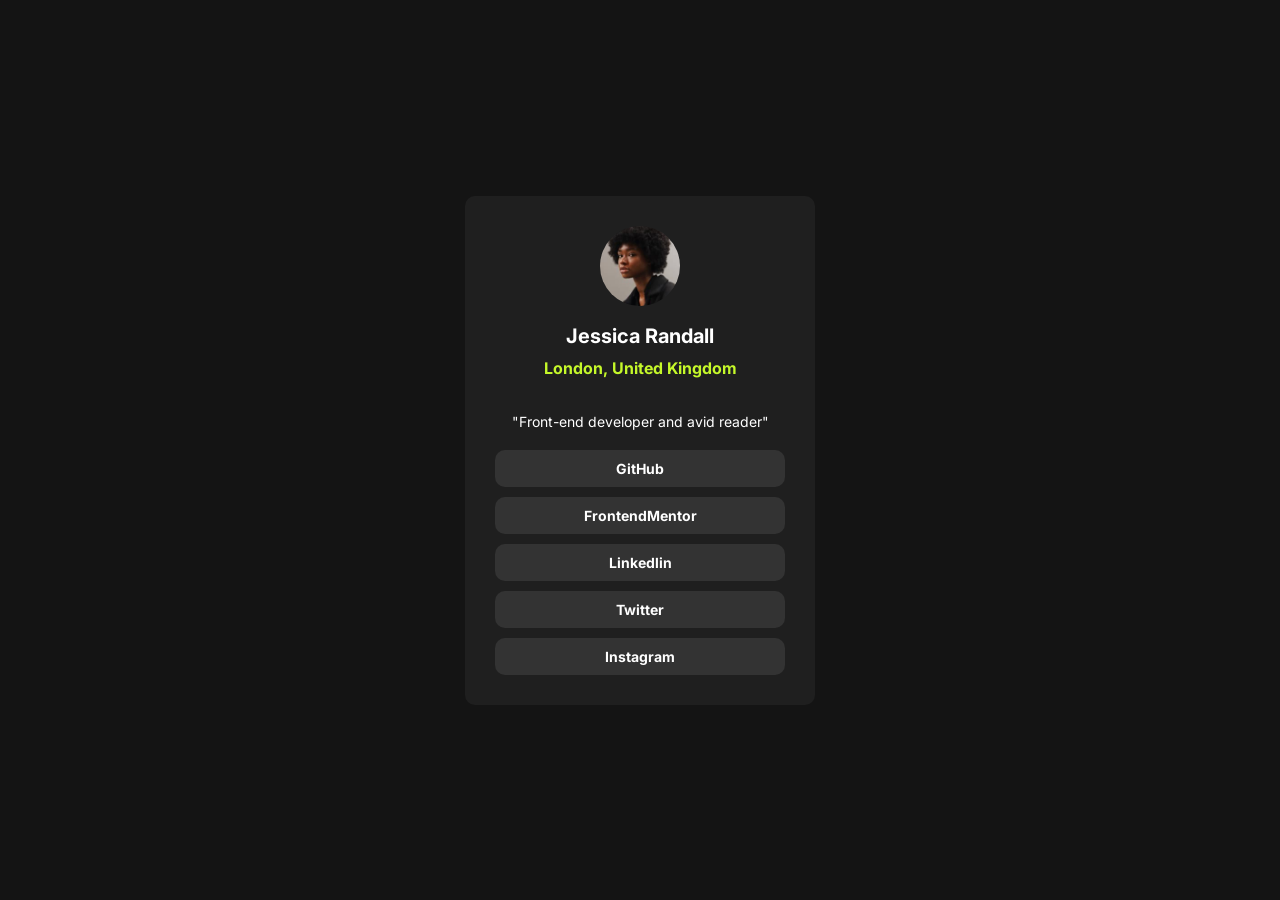
<file: social-links-profile-main/social-links-profile-main/propio/index.html>
<!DOCTYPE html>
<html lang="en">

<head>
    <meta charset="UTF-8">
    <meta name="viewport" content="width=device-width, initial-scale=1.0">
    <title>Profile links</title>
    <link rel="stylesheet" href="style.css">
</head>

<body>
    <div class="container">
        <header class="header">
            <img class="image" src="../assets/images/avatar-jessica.jpeg" alt="Imagen perfil jessica">
            <h1 class="name">Jessica Randall</h1>
            <h3 class="location">London, United Kingdom</h3>
            <p class="description">"Front-end developer and avid reader"</p>
        </header>

        <nav class="links">
            <a href="#" class="link">GitHub</a>
            <a href="#" class="link">FrontendMentor</a>
            <a href="#" class="link">Linkedlin</a>
            <a href="#" class="link">Twitter</a>
            <a href="#" class="link">Instagram</a>
        </nav>

    </div>
</body>

</html>
</file>
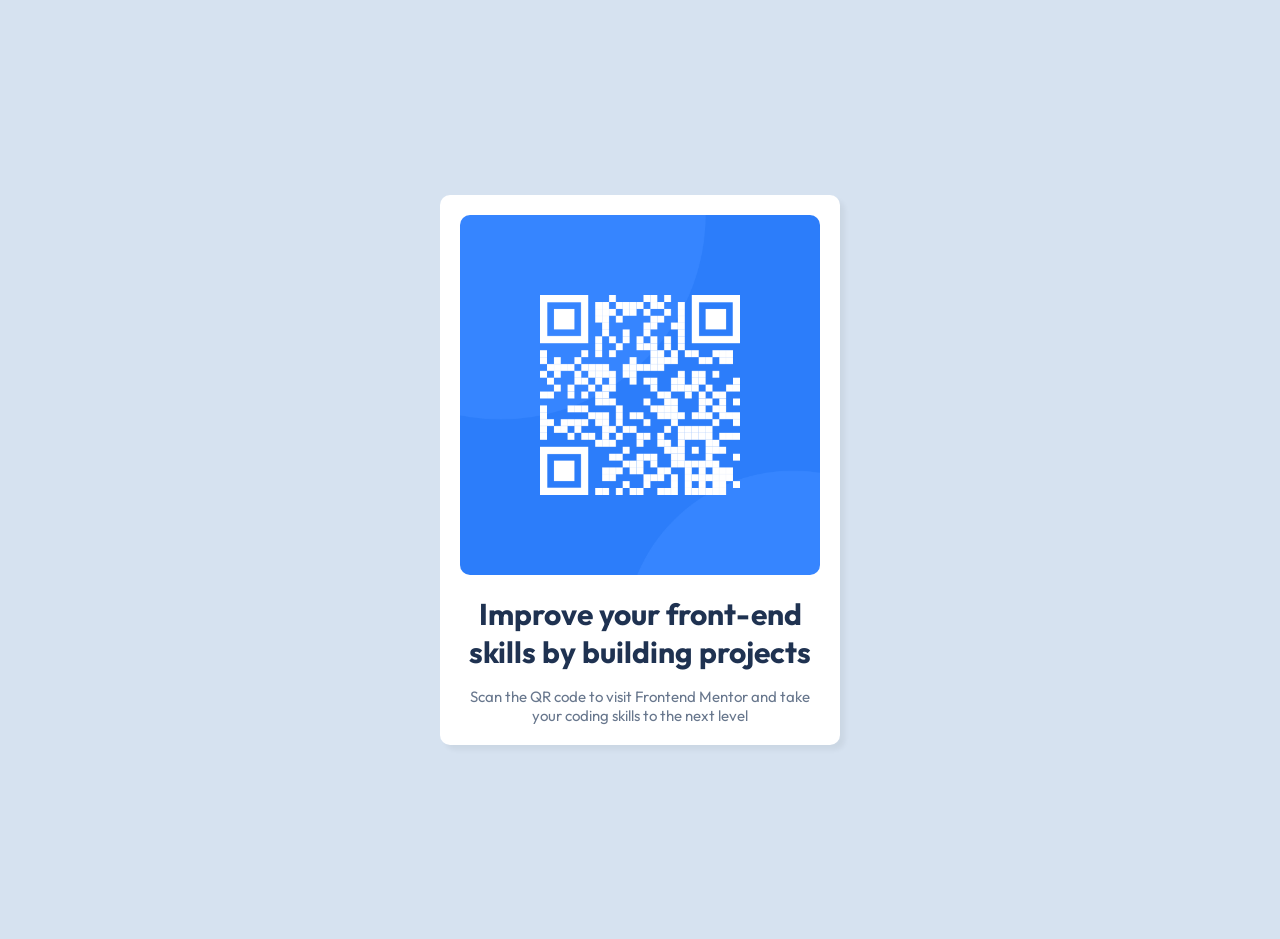
<file: qr-code-component-main/qr-code-component-main/design/other/index.html>
<!DOCTYPE html>
<html lang="en">
<head>
    <meta charset="UTF-8">
    <meta name="viewport" content="width=device-width, initial-scale=1.0">
    <title>QR</title>
    <link rel="stylesheet" href="style.css">
</head>
<body>
    <div class="container">
        <img src="../../images/image-qr-code.png" alt="Imagen QR">
        <h1>
            Improve your front-end skills by building projects
        </h1>
        <p>Scan the QR code to visit Frontend Mentor and take your coding skills to the next level</p>
    </div>
</body>
</html>
</file>
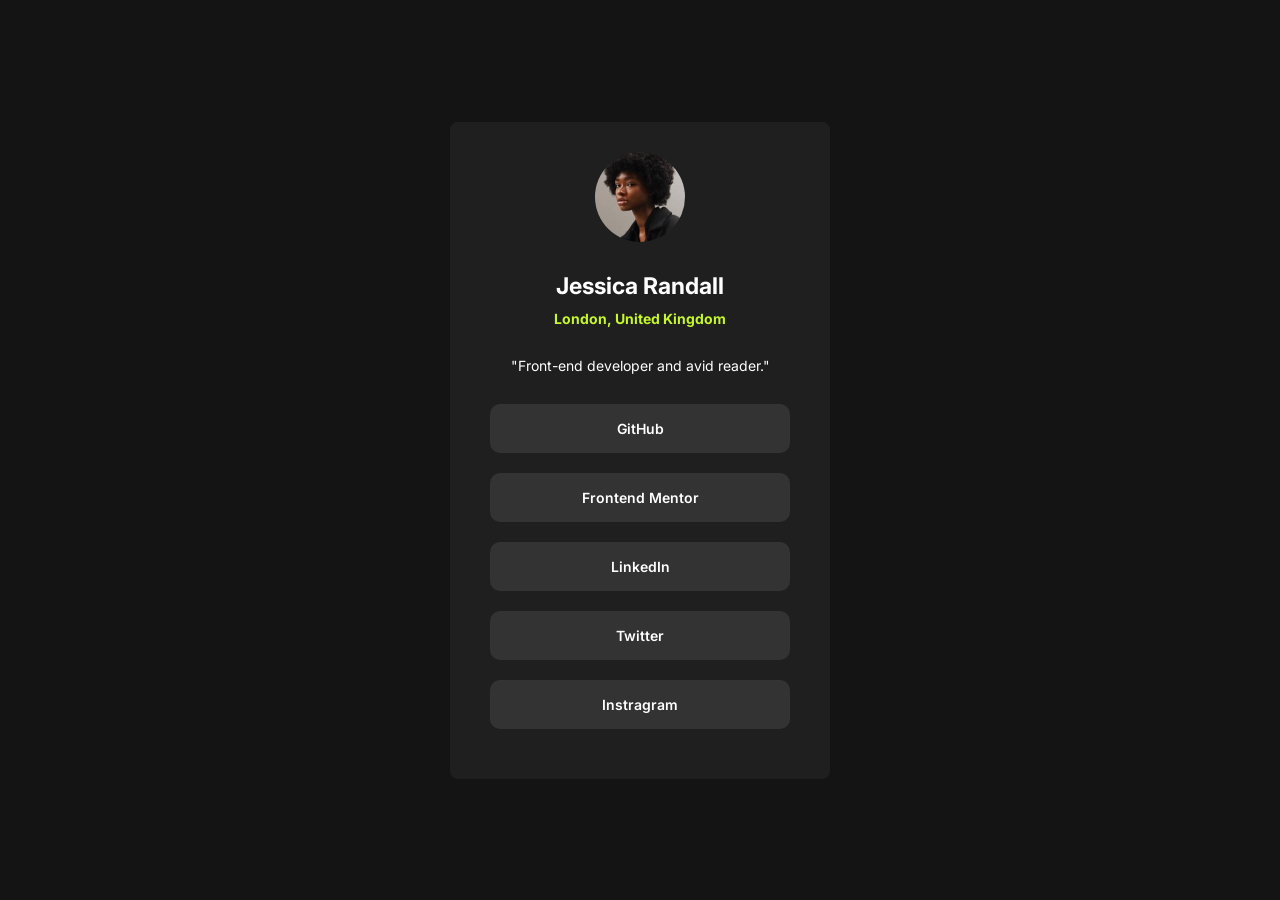
<file: social-links-profile-main/social-links-profile-main/social-link-2.html>
<!DOCTYPE html>
<html lang="en">
<head>
    <meta charset="UTF-8">
    <meta name="viewport" content="width=device-width, initial-scale=1.0">
    <title>Document</title>
    <link rel="stylesheet" href="css/style.css">
</head>
<body>
    <div class="container">
        <div class="profile">
            <div class="profile-header">
                <div class="profile-img">
                    <img src="./assets/images/avatar-jessica.jpeg" alt="avatar-jessica">
                </div>
                <div class="profile-title">
                    <h1>Jessica Randall</h1>
                    <h2>London, United Kingdom</h2>
                </div>
                <p>"Front-end developer and avid reader."</p>
            </div>

            <ul class="social-media">
                <li><a href="#">GitHub</a></li>
                <li><a href="#">Frontend Mentor</a></li>
                <li><a href="#">LinkedIn</a></li>
                <li><a href="#">Twitter</a></li>
                <li><a href="#">Instragram</a></li>
            </ul>
        </div>
    </div>
</body>
</html>
</file>
<file: bento-grid-main/style.css>
@import url('https://fonts.googleapis.com/css2?family=DM+Sans:ital,opsz,wght@0,9..40,100..1000;1,9..40,100..1000&display=swap');

:root {
    --Purple-100: hsla(255, 88%, 90%);
    --Purple-500: hsl(256, 67%, 59%);
    --Yellow-100: hsl(31, 66%, 93%);
    --Yellow-500: hsl(39, 100%, 71%);
    --White: hsl(0, 0%, 100%);
    --Black: hsl(0, 0%, 7%);
}

*,
*::before,
*::after {
    margin: 0;
    padding: 0;
    box-sizing: border-box;
}

html {
    font-size: 62.5%;
    height: 100%;
}

body {
    font-family: "DM Sans", sans-serif;
    font-size: 1.6rem;
    background-color: #f6f7fb;
    display: flex;
    justify-content: center;
    align-items: center;
    margin: 4rem 0;
    line-height: 1;
    min-height: 100%;
}

@media (min-width: 768px) {
    body{
        margin: 0;
    }
}

img {
    display: block;
    width: 100%;
    object-fit: contain;
}

p {
    font-size: 1.8rem;
}

.container {
    width: 90%;
    max-width: 120rem;
    margin: 0 auto;
}

@media (min-width: 768px) {
    .container {
        width: 100%;
        max-width: 100%;
        display: grid;
        grid-template-columns: repeat(8, 1fr);
        grid-auto-rows: 12rem;
        gap: 2rem;
        padding: 0 3rem;
    }
}

.card {
    border-radius: 2rem;
    text-align: center;
    margin-bottom: 3rem;
    max-height: 100%;
}

.card--hero {
    background-color: var(--Purple-500);
    padding: 4rem;
    color: var(--White);
}

@media (min-width: 768px) {
    .card--create {
        grid-column: 1/3;
        grid-row: 1/5;
    }

    .card--ai {
        grid-column: 1/3;
        grid-row: 5/-1;
    }

    .card--hero {
        grid-column: 3/7;
        grid-row: 1/4;
    }

    .card--plataforms {
        grid-column: 3/5;
        grid-row: 4/6;
    }

    .card--schedule {
        grid-column: 5/ 7;
        grid-row: 4/6;
    }

    .card--media {
        grid-column: 7/9;
        grid-row: 1/6;
    }

    .card--audience {
        grid-column: 3/5;
        grid-row: 6/9;
    }

    .card--followers {
        grid-column: 5/9;
        grid-row: 6/9;
    }
}

.card--hero .card__title {
    font-size: 4.5rem;
    font-weight: 500;
    margin-bottom: 3rem;
}

@media (min-width: 768px) {
    .card--hero .card__title {
        font-size: 8rem;
    }
}

.card--hero .card__title span {
    color: var(--Yellow-500);
}

.card--hero .card__image {
    width: 21rem;
    margin: 0 auto;
    margin-bottom: 1rem;
}

.card--plataforms {
    background-color: var(--White);
    padding: 2rem;
}



.card--plataforms .card__description {
    font-size: 3.3rem;
    text-align: left;
    font-weight: 500;
    margin-top: 1rem;
}

.card--schedule {
    background-color: var(--Yellow-500);
    padding: 2rem 8rem 0 2rem;
    text-align: left;
    overflow: hidden;
}



.card--schedule .card__title {
    font-size: 3.5rem;
    font-weight: 500;
    margin-bottom: 2rem;
}

.card--schedule .card__image {
    width: 30rem;
    margin-bottom: -3rem;
}

.card--media {
    background-color: var(--Purple-100);
    padding: 4rem 2rem;
    text-align: center;
}

@media (min-width: 768px) {
    .card--media{
        text-align: left;
        overflow: hidden;
    }

    .card--media .card__image{
        margin-left: 15rem;
    }
}

.card--media .card__title {
    font-size: 3.3rem;
    margin-bottom: 3rem;
    font-weight: 500;
}

.card--media .card__description {
    max-width: 38rem;
    padding-top: 3rem;
    font-size: 2.4rem;
    margin: 0 auto;
}

.card--followers {
    background-color: var(--Purple-500);
    padding: 3rem 7rem;
    color: var(--White);
}

@media (min-width: 768px) {
    .card--followers {
        display: flex;
    }
}

.card--followers .card__image {
    margin-bottom: 4rem;
}

@media (min-width: 768px) {
    .card--followers .card__image {
        margin-bottom: 0;
        width: 40rem;
    }
}

.card--followers .card__description {
    font-size: 4rem;
    font-weight: 500;
}

.card--audience {
    background-color: var(--White);
    padding: 4rem;
    text-align: left;
    display: flex;
    flex-direction: column;
    gap: 2rem;
}

.card--audience .card__metric {
    font-size: 8rem;
}

.card--audience .card__description {
    font-size: 2.4rem;
}

.card--create {
    background-color: var(--Yellow-100);
    text-align: left;
    padding: 4rem;
}


.card--create .card__title {
    font-size: 3.8rem;
    margin-bottom: 3rem;
}

.card--create .card__title span {
    color: var(--Purple-500);
}

.card--create .card__image,
.card--ai .card__image,
.card--audience .card__image {
    width: 25rem;
}

.card--ai {
    background-color: var(--Yellow-500);
    padding: 3rem;
}

.card--ai .card__title {
    font-size: 4rem;
    text-align: left;
    padding-bottom: 3rem;
}
</file>
<file: product-preview-card-component-main/style.css>
*{
    margin: 0;
    padding: 0;
    box-sizing: border-box;
}
html{
    font-size: 62.5%;
}

:root{
    --green-500: hsl(158, 36%, 37%);
    --Green-700: hsl(158, 42%, 18%);
    --Black: hsl(212, 21%, 14%);
    --Grey: hsl(228, 12%, 48%);
    --Cream: hsl(30, 38%, 92%);
    --White: hsl(0, 0%, 100%);
    --font-monserrat: "Montserrat", sans-serif;
    --font-fraunces: "Fraunces", serif;
}

body{
    background-color: var(--Cream);
    font-size: 1.6rem;
    font-family: var(--font-monserrat);
    /* height: 100vh; */
    margin: 8rem 0;
    display: flex;
    align-items: center;
    justify-content: center;
}

@media (min-width:768px){
    body{
        height: 100vh;
        margin: 0;
    }
}

.container{  
    border-radius: 1rem;
    width: 90%;
    max-width: 57rem;
    /* background-image: linear-gradient(to top, transparent 50%, transparent 50%, transparent 100%), url(images/image-product-mobile.jpg);
    background-repeat: no-repeat;
    background-size: 100% 40rem; */
}

@media (min-width: 768px){
    .container{
        background-image: linear-gradient(to right, transparent 50%, transparent 50%, transparent 100%), url(images/image-product-desktop.jpg);
        background-size: contain;
    }
}

.container-grid{
    display: grid;
    /* grid-template-rows: repeat(2,40rem); */
    grid-template-rows: repeat(2, 40rem);
}

.container-grid::before {
  content: "";
  display: block;
  background-image: url(images/image-product-mobile.jpg);
  background-repeat: no-repeat;
  background-size: 100% 40rem;
  background-position: center;
}

@media (min-width:768px){
    .container-grid{
        grid-template-rows: none;
        grid-template-columns: repeat(2,1fr);
    }
}

.content{
    background-color: var(--White);
    padding: 2rem 4rem;
    grid-row: 2/3;
}

@media (min-width: 768px){
    .content{
        grid-column: 2/3;
    }
}

.item{
    text-transform: uppercase;
    color: var(--Grey);
    margin-bottom: 1rem;
}

.name-item{
    font-size: var(--font-fraunces);
    font-weight: 700;
    font-size: 3rem;
    margin-bottom: 1.5rem;
}

.description{
    color: var(--Grey);
    line-height: 1.5;
    font-size: 1.5rem;
    margin-bottom: 1.5rem;
}

.prices{
    display: flex;
    align-items: center;
    margin-bottom: 2rem;
}

.price{
    margin-right: 2rem;
    font-size: 3rem;
    font-weight: 700;
    color: var(--green-500);
}

.price-discount{
    color: var(--Grey);
    font-size: 1.4rem;
    text-decoration:line-through;
}

.btn{
    display: block;
    text-align: center;
    text-decoration: none;
    background-color: var(--green-500);
    color: var(--White);
    padding: 1.5rem;
    border-radius: 1rem;
}
</file>
<file: profile-card-component-main/style.css>
*{
    margin: 0;
    padding: 0;
    box-sizing: border-box;
}

:root{
    --blue: hsl(185, 75%, 39%);
    --navy: hsl(229, 23%, 23%);
    --gray-500: hsl(227, 10%, 46%);
    --gray-100: hsl(225, 10%, 92%);
}

html{
    font-size: 62.5%;
}

body{
    background-color: var(--blue);
    font-family: "Kumbh Sans", sans-serif;
    /* position: relative; */
    margin: 8rem 0;
    display: flex;
    align-items: center;
    justify-content: center;
    /* overflow: hidden; */
}

img{
    max-width: 100%;
}

/* body::after,
body::before{
    background-repeat: no-repeat;
    background-size: contain;
    position: absolute;
    z-index: 1;
} */

/* body::before{
    content: '';
    width: 60rem;
    height: 60rem;
    top: -450px;
    left: -450px;
    background-image: url(images/bg-pattern-top.svg);
}

body::after{
    content:"";
    width: 70rem;
    height: 70rem;
    background-image: url(images/bg-pattern-bottom.svg);

    bottom: -500px;
    right: -500px;
} */

.container{
    width: 90%;
    max-width: 40rem;
    border-radius: 1rem;
    background-color: #fff;
}

.container-img img{
    border-radius: 1rem 1rem 0 0;
    width: 100%;
    
}

.container-content{
    padding-bottom: 2rem;
    text-align: center;
}

.profile-img{
    display: inline-block;
    margin: 0 auto;
    border-radius: 50%;
    margin-top: -7rem;
    margin-bottom: 3rem;
    border: 4px solid #fff;
}

.name{
    color: var(--navy);
    font-size: 2rem;
    margin-bottom: 1rem;
}

.name span,
.city{
    color: var(--gray-500);
}

.city{
    font-size: 1.6rem;
    border-bottom: 1px solid var(--gray-100);
    padding-bottom: 2rem;
}

.stadistics-grid{
    margin-top: 3rem;
    padding: 0 2rem;
    display: grid;
    grid-template-columns: repeat(3,1fr);
}

.number{
    font-size: 1.8rem;
    color: var(--navy);
    font-weight: bold;
    margin-bottom: .5rem;
}

.description{
    color: var(--gray-500);
}
</file>
<file: recipe-page-main/style.css>
*{
    padding: 0;
    margin: 0;
    box-sizing: border-box;
}

:root{
    --white: hsl(0, 0%, 100%);
    --stone-100: hsl(30, 54%, 90%);
    --stone-150: hsl(30, 18%, 87%);
    --stone-600: hsl(30, 10%, 34%);
    --stone-900: hsl(24, 5%, 18%);
    --brown: hsl(14, 45%, 36%);
    --rose-800: hsl(332, 51%, 32%);
    --Rose-50: hsl(330, 100%, 98%);
}

html{
    font-size: 62.5%;
}

body{
    font-family: "Outfit", sans-serif;
    font-size: 1.6rem;
    color: var(--stone-600);
}

@media (min-width:768px){
    body{
        display: flex;
        align-items: center;
        justify-content: center;
        margin: 5rem 0;
        background-color: var(--stone-100);
    }
}

img{
    display: block;
    object-fit: cover;
    width: 100%;
}

p{
    line-height: 1.5;
}

ul{
    list-style: none;
    
    
}

ol{
    list-style: none;
    counter-reset: item;
    padding: 0;
}

ol li{
    counter-increment: item;
    display: flex;
}

ol li::before{
    content: counter(item) ".";
    font-weight: bold;
    color: var(--rose-800);
    margin:0 2rem 0 1rem;  
}

ul li,
ol li{
    line-height: 1.5;
    margin-bottom: 1rem;
}

ul li{
    position: relative;
    padding-left: 4rem;
}

ul li::before{
    content: '';
    width: 4px;
    height: 4px;
    background-color: var(--rose-800);
    border-radius: 50%;
    position: absolute;
    left: 0;
    top: 50%;
    margin-left: 1rem;
}

li span{
    font-weight: bold;
    
}

h2{
    color: var(--brown);
    font-family: "Young Serif", serif;
    margin-bottom: 2rem;
    font-size: 2.4rem;
}

.recipe{
    width: 100%;
    max-width: 65rem;
    background-color: var(--white);
    border-radius: 1rem;
}

@media (min-width:768px) {
    .recipe{
        padding: 3rem;
    }
}

@media (min-width:768px) {
    .recipe__image{
        border-radius: 1rem;
        margin-bottom: 3rem;
    }
}

.recipe__content{
    padding: 3rem;
}

@media (min-width:768px) {
    .recipe__content{
        padding: 0;
    }
}

.recipe__title{
    font-family: "Young Serif", serif;
    color: var(--stone-900);
    margin-bottom: 2rem;
       
} 

.recipe__description{
    margin-bottom: 2rem;
}

.recipe__preparation{
    border-radius: 1rem;
    background-color: var(--Rose-50);
    padding: 2rem 3rem;
}

.recipe__times-preparation li::before{
    margin-left: 1rem;
}

.recipe__preparation h3{
    margin-bottom: 2rem;
    color: var(--rose-800);
}

.recipe__ingredients{
    margin-top: 2rem;
    padding-bottom: 2rem;
    border-bottom: 1px solid var(--stone-150);
}

.recipe__instructions{
    margin-top: 2rem;
    border-bottom: 1px solid var(--stone-150);
    padding-bottom: 2rem;
}

.recipe__nutrition{
    margin-top: 2rem;
}

.recipe__nutrition-description{
    margin-bottom: 2rem;
}

/* Tabla */

.table-values{
    width: 100%;
    border-collapse: collapse;
}

.table-values td{
    border-bottom: 1px solid var(--stone-150);
    color: var(--stone-600);
    font-weight: 400;
}

.table-values td{
    padding: 1rem 0 1.5rem 3rem;
    text-align: left;
}

td:last-of-type{
    border-bottom: 0;
}

.table-values__value{
    font-weight: 700;
    color: var(--brown);
}
</file>
<file: product-preview-card-component-main/edsHTML/style.css>
*{
    padding: 0;
    margin: 0;
    box-sizing: border-box;
}

:root{
    --green-500: hsl(158, 36%, 37%);
    --green-700: hsl(158, 42%, 18%);
    --black: hsl(212, 21%, 14%);
    --grey: hsl(228, 12%, 48%);
    --cream: hsl(30, 38%, 92%);
    --white: hsl(0, 0%, 100%);
    --font-monserrat: "Montserrat", sans-serif;
    --font-fraunces: "Fraunces", serif;
}

body{
    background-color: var(--cream);
    color: var(--grey);
    font-family:var(--font-monserrat);
    min-height: 100vh;
    display: grid;
    place-content: center;
}

img,
svg,
picture{
    max-width: 100%;
    display: block;
}

.product-card{
    background-color: var(--white);
    margin: 1rem;
    max-width: 575px;
    display: grid;
    grid-template-columns: repeat(2,1fr);
    border-radius: .75rem;
    overflow: hidden;

    @media (max-width:540px) {
        grid-template-columns: 1fr;
    }

    & img{
        width: 100%;
    }

    & h1{
        color: var(--black);
        margin: 1rem 0 1.5rem;
        font-family: var(--font-fraunces);
        line-height: 1;
    }

    & button{
        cursor: pointer;
        background-color: var(--green-500);
        padding: .75rem;
        color: var(--cream);
        width: 100%;
        font-family: inherit;
        display: flex;
        align-items: center;
        justify-content: center;
        gap: .5rem;
        border: 0;
        transition: background-color .3s;

        &:hover{
            background-color: var(--green-700);
        }

        & img{
            max-width: 15px;
        }
    }

    & .right{
        padding: 2rem;
    }

    & .perfume{
        letter-spacing: 2px;
        font-weight: 500;
    }

    & .description{
        margin-bottom: 1.5rem;
        font-size: 14px;
        font-weight: 500;
        line-height: 1.4;
    }

    & .pricing{
        margin-bottom: 1.5rem;
        display: flex;
        align-items: center;
        gap: 1rem;
    }

    & .pricing .new-price{
        color: var(--green-500);
        font-family: var(--font-fraunces);
        font-size: 2rem;
        font-weight: 700;
    }

    & .pricing .old-price{
        color: var(--grey);
        font-family: var(--font-monserrat);
        font-size: .75rem;
        font-weight: 700;
        text-decoration: line-through;
    }
    
}
</file>
<file: product-preview-card-component-main/Salimi/style.css>
*{
    margin: 0;
    padding: 0;
    box-sizing: border-box;
}

:root{
    --green-500: hsl(158, 36%, 37%);
    --Green-700: hsl(158, 42%, 18%);
    --Black: hsl(212, 21%, 14%);
    --Grey: hsl(228, 12%, 48%);
    --Cream: hsl(30, 38%, 92%);
    --White: hsl(0, 0%, 100%);
    --font-monserrat: "Montserrat", sans-serif;
    --font-fraunces: "Fraunces", serif;
}

html{
    font-size: 62.5%;
}

body{
    background-color: var(--Cream);
    font-size: var(--font-monserrat);
}

.container{
    padding: 2.8rem 1.5rem;
}

.container .wrapper{
    background-color: var(--White);
    border-radius: .7rem;
    display: flex;
    flex-direction: column;
}

.container .wrapper .product-image .desktop-img{
    display: none;
}

.container .wrapper .product-image .mobile-img{
    width: 100%;
    max-height: 30rem;
    object-fit: cover;
    object-position: 100% 40%;
    border-radius: .7rem .7rem 0 0;
}

.container .wrapper .product-description{
    padding: 2.5rem;
}

.container .wrapper .product-description h4{
    letter-spacing: .4rem;
    font-size: 1.4rem;
    font-weight: 500;
    color: var(--Grey);
}

.container .wrapper .product-description h1{
    font-family: var(--font-fraunces);
    font-size: 3rem;
    margin: 2rem 0;
}

.container .wrapper .product-description p{
    font-size: 1.4rem;
    line-height: 1.8;
    color: var(--Grey);
}

.container .wrapper .product-description .pricing{
    display: flex;
    align-items: center;
    gap: 2rem;
    margin-top: 3.5rem;
    margin-bottom: 2.3rem;
}

.container .wrapper .product-description .pricing h2{
    font-family: var(--font-fraunces);
    font-size: 3rem;
    color: var(--green-500);
}

.container .wrapper .product-description .pricing span{
    font-size: 1.6rem;
    color: var(--Grey);
    text-decoration: line-through;
}


.container .wrapper .product-description .btn{
    background-color: var(--green-500);
    text-decoration: none;
    color: var(--White);
    border-radius: .7rem;
    display: flex;
    align-items: center;
    justify-content: center;
    gap: 1rem;
    font-size: 1.6rem;
    font-weight: 700;
    max-width: 29.5rem;
    height: 4.8rem;
    margin: 0 auto;
    transition: background-color .3s ease;
}

.container .wrapper .product-description .btn:hover{
    background-color: var(--Green-700);
}

@media(min-width:628px){
    body{
        display: grid;
        place-content: center;
        min-height: 100vh;
    }

    .container .wrapper{
        flex-direction: row;
        max-width: 70rem;
    }

    .container .wrapper .product-image{
        flex-basis: 50%;
    }

    .container .wrapper .product-image .mobile-img{
        display: none;
    }

    .container .wrapper .product-image .desktop-img{
        display: block;
        border-radius: .7rem 0 0 .7rem;
        max-width: 100%;
        height: 100%;
        display: inherit;
    }

    .container .wrapper .product-description{
        flex-basis: 50%;
    }

    .container .wrapper .product-description h1{
        font-size: 4rem;
    }

    .container .wrapper .product-description p{
        font-size: 1.6rem;
        max-width: 28rem;
    }
}
</file>
<file: profile-card-component-main/Mr. Code/styles.css>
*{
    margin: 0;
    padding: 0;
    box-sizing: border-box;
}

body{
    font-family: "Kumbh Sans", sans-serif;
    background-color: hsl(185, 75%, 39%);
    display: flex;
    align-items: center;
    min-height: 100vh;
    background-image: url(../images/bg-pattern-top.svg), url(../images/bg-pattern-bottom.svg);
    background-repeat: no-repeat, no-repeat;
    background-position: right 48vw bottom 40vh, left 45vw top 44vh;
}

.container{
    margin: 0 auto;
    text-align: center;
}

.wrapper{
    max-width: 420px;
    background-color: #fff;
    border-radius: 15px;
    overflow: hidden;
    margin: 1rem;
}

.content img{
    width: 100px;
    height: 100px;
    border-radius: 50%;
    border: 4px solid #fff;
    margin-top: -52px;
    margin-bottom: 20px;
}

.content h2{
    color: hsl(229, 23%, 23%);
    font-size: 18px;
    font-weight: 700;
    margin-bottom: 10px;
}

.content h2 span{
    color: hsl(227, 10%, 46%);
    font-weight: 400;
}

.content p{
    color: hsl(227, 10%, 46%);
    font-size: 13px;
}

.footer{
    display: flex;
    justify-content: space-between;
    border-top: 1px solid hsla(227, 10%, 46%,0.2);
    padding: 30px 50px;
    margin-top: 30px;
}

.footer .number{
    font-size: 18px;
    color: hsl(229, 23%, 23%);
    font-weight: 700;
    margin-bottom: 5px;
}
</file>
<file: qr-code-component-main/qr-code-component-main/style.css>
@import url('https://fonts.googleapis.com/css2?family=Outfit:wght@100..900&display=swap');

*{
    box-sizing: border-box;
}

body{
    font-size: 15px;
    font-family: "Outfit", sans-serif;
    width: 100%;
    height: 100%;
    background-color: hsl(212, 45%, 89%);
    display: flex;
    justify-content: center;
    align-items: center;
    margin-top: 5rem;
}

.container-qr{
    width: 90%;
    max-width: 380px;
    padding: 10px;
    border-radius: 5%;
    background-color: hsl(0, 0%, 100%);
}

.container-qr img{
    width: 100%;
    border-radius: 5%;
}

.container-qr h3{
    text-align: justify;
    padding: 0 15px;
}

.container-qr p{
    color: hsl(216, 15%, 48%);
    text-align: justify;
    padding: 10px;
}
</file>
<file: recipe-page-main/edsHtml/style.css>
*{
    padding: 0;
    margin: 0;
    box-sizing: border-box;
}
:root{
    --white: hsl(0, 0%, 100%);
    --eggshell: hsl(30, 54%, 90%);
    --light-grey: hsl(30, 18%, 87%);
    --wenge-brown: hsl(30, 10%, 34%);
    --dark-charcoal: hsl(24, 5%, 18%);
    --nutmeg: hsl(14, 45%, 36%);
    --dark-raspberry: hsl(332, 51%, 32%);
    --rose-white: hsl(330, 100%, 98%);
}

body{
    background-color: var(--eggshell);
    color: var(--wenge-brown);
    min-height: 100vh;
    font-family: "Outfit", sans-serif;
    line-height: 1.5;
    display: grid;
    place-content: center;
}

img{
    max-width: 100%;
    display: block;
}

h1,h2{
    font-family: "Young Serif", serif;
    font-weight: 400;
}

h1{
    color: var(--dark-charcoal);
    font-size: 2.8rem;
}

h2{
    color: var(--nutmeg);
    margin-bottom: 1rem;
}

.recipe-step{
    margin: 1rem 0;
}

.nutrition-step{
    margin-top: 1rem;
}

ul{
    padding-left: 1.25rem;
}

ul li::marker{
    color: var(--nutmeg);
    font-weight: bold;
}

ul li{
    margin-bottom: .5rem;
}

ul li span{
    color: var(--wenge-brown);
    margin-left: 1rem;
    font-weight: 700;
}

hr{
    margin: 1.5rem 0;
    border: 1px solid var(--light-grey);
}

.container{
    max-width: 888px;
    background-color: var(--white);
    margin: 2rem;
    border-radius: 1rem;
}

.container .recipe-img{
    padding: 2rem;
    border-radius: 1rem;
    overflow: hidden;
}

.container .recipe-img img{
    border-radius: 1rem;
}

.recipe-information{
    margin: 1.5rem;
}

.recipe-prep-time{
    background-color: var(--rose-white);
    padding: 1.25rem;
    border-radius: 1rem;
}

.recipe-prep-time h3{
    color: var(--dark-raspberry);
    margin-bottom: .75rem;
}

.recipe-prep-time ul li::marker{
    color: var(--dark-raspberry);
}

.ingredients li{
    margin-bottom: .5rem;
}

.ingredients li span{
    font-weight: initial;
}

.instructions .item{
    padding-left: .5rem;
    margin-bottom: .5rem;
    display: flex;
}

.instructions .item .num{
    color: var(--nutmeg);
    margin-right: 1rem;
    font-weight: 700;
}

.instructions .item p span{
    font-weight: 700;
}
.nutrition-step .values{
    margin-bottom: 1rem;
}

.nutrition-table .item{
    padding: .75rem 2rem;
    display: flex;
    border-bottom: 1px solid var(--light-grey);
}

.nutrition-table .item:last-child{
    border-bottom: 0;
}

.nutrition-table .item p:nth-child(2){
    color: var(--nutmeg);
    font-weight: 700;
}

.nutrition-table .item > *{
    width: 100px;
    margin-right: auto;
}

@media (max-width:540px){
    h1{
        margin-top: 2rem;
    }

    .container{
        margin: 0;
    }

    .container .recipe-img{
        padding: 0;
        border-radius: 0;
    }

    .container .recipe-img img{
        border-radius: 0;
    }
}
</file>
<file: recipe-page-main/JuliaCodes/styles.css>
* {
    border: 0;
    margin: 0;
    padding: 0;
    box-sizing: border-box;
}

html {
    background-color: hsl(30, 54%, 90%);
}

body {
    display: flex;
    place-content: center;
}

.container {
    max-width: 700px;
    background-color: white;
    padding: 2rem;
    margin-top: 5rem;
    margin-bottom: 5rem;
    border-radius: 2rem;
    font-family: 'Outfit';
    font-size: 1rem;
    color: hsl(30, 10%, 34%);
}

img {
    width: 100%;
    border-radius: 1.5rem;
    margin-bottom: 1.5rem;
}

h1,
h3,
h4,
h5 {
    font-family: 'Young Serif';
    margin-bottom: 1rem;
    font-size: 1.5rem;
}

h1 {
    font-size: 2rem;
    color: hsl(24, 5%, 18%);
    font-weight: 500;
}

ul,
ol,
li,
p {
    margin-bottom: 0.5rem;
}

ul,
ol,
p {
    margin-bottom: 1.5rem;
}

.preparation-container {
    background-color: hsl(330, 100%, 98%);
    padding: 1.5rem;
    border-radius: 0.5rem;
    margin-bottom: 1.5rem;
}

.preparation-title {
    color: hsl(332, 51%, 32%);
    margin-bottom: 1rem;
}

.preparation-list,
.ingredient-list,
.instru-list {
    padding-left: 2rem;
}

.preparation-list li::marker {
    color: hsl(332, 51%, 32%);
}

h3,
h4,
h5 {
    color: hsl(14, 45%, 36%);
    font-weight: 500;
}

.instru-list li::marker {
    color: hsl(14, 45%, 36%);
}

.instru-list strong {
    font-weight: 700;
}

hr {
    border-top: 1px solid rgba(0, 0, 0, 0.53);
    margin-bottom: 1rem;
}

.nutri-list li {
    list-style-type: none;
    display: flex;
    justify-content: space-between;
    width: 40%;
}

.nutri-list strong {
    color: hsl(14, 45%, 36%);
}

@media (max-width:400px) {
    html {
        background-color: white;
    }

    .nutri-list li {
        list-style-type: none;
        display: flex;
        justify-content: space-between;
        width: 60%;
    }

    img {
        padding: 0;
        border-radius: 0;
    }

    .container {
        max-width: 700px;
        background-color: white;
        padding: 0;
        font-family: 'Outfit';
        font-size: 1rem;
        color: hsl(30, 10%, 34%);
    }
}
</file>
<file: social-links-profile-main/social-links-profile-main/style.css>
/* ## Colors

- Green: hsl(75, 94%, 57%)

- White: hsl(0, 0%, 100%)

- Grey 700: hsl(0, 0%, 20%)
- Grey 800: hsl(0, 0%, 12%)
- Grey 900: hsl(0, 0%, 8%) */

*{
    padding: 0;
    margin: 0;
    box-sizing: border-box;
}

body{
    width: 100%;
    height: 100vh;
    background-color: hsl(0, 0%, 8%);
    font-size: 14px;
    color: hsl(0, 0%, 100%);
    /* Para centrar el contenedor principal */
    display: flex;
    flex-direction: column;
    justify-content: center;
    align-items: center;
    font-family: "Inter", sans-serif;;
}

.container-main{
    display: flex;
    flex-direction: column;
    justify-content: center;
    align-items: center;
    width: 330px;
    height: 600px;
    background-color: hsl(0, 0%, 12%);
    padding: 1rem;
    border-radius: 0.4rem;
}

@media (min-width: 600px){
    .container-main{
        padding: 1.5rem;
        width: 360px;
        
    }
}

header{
    width: 100%;
    height: 50%;
    display: flex;
    flex-direction: column;
    justify-content: center;
    align-items: center;
}

img{
    border-radius: 50%;
    width: 120px;
    height: 120px;
    margin-bottom: 2rem;
}

h1{
    font-size: 20px;
}

h3{
    color: hsl(75, 94%, 57%);
    font-size: 18px;
    margin-bottom: 0.3rem;
}

p{
    color: hsl(0, 0%, 20%);
}

.social-links{
    width: 100%;
    height: 50%;
    display: flex;
    flex-direction: column;
    justify-content: space-evenly;
}

a{
    background-color: hsl(0, 0%, 20%);
    color: hsl(0, 0%, 100%);
    padding: 15px 0;
    text-decoration: none;
    text-align: center;
    font-weight: 600;
    transition: background-color 0.3s;
    border-radius: 0.4rem;
}

a:hover{
    background-color: hsl(75, 94%, 57%);
    color: hsl(0, 0%, 8%);
}
</file>
<file: qr-code-component-main/qr-code-component-main/propio/style.css>
@import url('https://fonts.googleapis.com/css2?family=Outfit:wght@100..900&display=swap');

:root{
    --White: hsl(0, 0%, 100%);
    --Slate-300: hsl(212, 45%, 89%);
    --Slate-500: hsl(216, 15%, 48%);
    --Slate-900: hsl(218, 44%, 22%);
}

*{
    margin: 0;
    padding: 0;
    box-sizing: border-box;
}

html{
    font-size: 62.5%;
}

body{
    background-color: var(--Slate-300);
    font-family: "Outfit", sans-serif;
    font-size: 1.6rem;
    height: 100vh;
    margin: 5rem 0;
    display: flex;
    align-items: center;
    justify-content: center;
}

@media (min-width:768px){
    body{
        margin: 0;
    }
}

img{
    display: block;
    max-width: 100%;
    object-fit: cover;
}

.container{
    width: 90%;
    padding: 2rem;
    background-color: var(--White);
    border-radius: 1rem;
}

@media (min-width:768px){
    .container{
        width: 35rem;
    }
}

.image-qr{
    border-radius: 1rem;
}

.texts{
    text-align: center;
    margin-top: 2rem;
}

.title{
    color: var(--Slate-900);
    font-weight: 700;
    font-size: 2.8rem;
    margin-bottom: 2rem;
}

.description{
    color: var(--Slate-500);
    font-size: 2rem;
    margin-bottom: 2rem;
}
</file>
<file: social-links-profile-main/social-links-profile-main/propio/style.css>
@import url('https://fonts.googleapis.com/css2?family=Inter:ital,opsz,wght@0,14..32,100..900;1,14..32,100..900&display=swap');

:root{
    --green: hsl(75, 94%, 57%);
    --white: hsl(0, 0%, 100%);
    --Grey-700: hsl(0, 0%, 20%);
    --Grey-800: hsl(0, 0%, 12%);
    --Grey-900: hsl(0, 0%, 8%);
}

*{
    box-sizing: border-box;
    margin: 0;
    padding: 0;
}

html{
    font-size: 62.5%;
}

body{
    font-family: "Inter", sans-serif;
    font-size: 1.6rem;
    background-color: var(--Grey-900);
    min-height: 100vh;
    display: flex;
    align-items: center;
    justify-content: center;
    padding: 2rem 0;
}

@media (min-width: 425px){
    body{
        padding: 0;
    }
}

a{
    text-decoration: none;
}

a:hover{
    cursor: pointer;
}

li{
    list-style: none;
}

img{
    display: block;
    object-fit: cover;
}

.container{
    background-color: var(--Grey-800);
    padding: 2rem;
    border-radius: 1rem;
    color: var(--white);
    width: 90%;
}

@media (min-width: 375px){
    .container{
        width: 35rem;
        padding: 3rem;
    }
}

.header{
    display: flex;
    flex-direction: column;
    align-items: center;
}

.image{
    width: 8rem;
    height: 8rem;
    border-radius: 50%;
    margin-bottom: 1.8rem;
}

.name{
    font-size: 2rem;
    margin-bottom: 1rem;
}

.location{
    font-size: 1.6rem;
    color: var(--green);
    margin-bottom: 3.5rem;
}

.description{
    font-size: 1.4rem;
}

.links{
    margin-top: 2rem;
}

.link{
    display: block;
    width: 100%;
    background-color: var(--Grey-700);
    text-align: center;
    border-radius: 1rem;
    padding: 1rem;
    margin-bottom: 1rem;
    color: var(--white);
    font-size: 1.4rem;
    font-weight: bold;
}

.link:last-of-type{
    margin-bottom: 0;
}

.link:hover{
    background-color: var(--green);
    color: var(--Grey-900);
}
</file>
<file: qr-code-component-main/qr-code-component-main/design/other/style.css>
@import url('https://fonts.googleapis.com/css2?family=Outfit:wght@100..900&display=swap');

*{
    margin: 0;
    padding: 0;
    box-sizing: border-box;
}

:root{
    --White: hsl(0, 0%, 100%);
    --light-gray: hsl(212, 45%, 89%);
    --grayish-blue: hsl(216, 15%, 48%);
    --dark-blue: hsl(218, 44%, 22%);
}

img{
    max-width: 100%;
}

body{
    font-family: "Outfit", sans-serif;
    font-size: 15px;
    background-color: var(--light-gray);
    display: flex;
    align-items: center;
    justify-content: center;   
    height: calc(100vh - 1px);
    margin: 1.25rem; 
}

.container{
    background-color: var(--White);
    padding: 1.25rem;
    border-radius: 0.625rem;
    box-shadow: 5px 5px 5px rgba(0,0,0,0.05);
}

.container img{
    border-radius: 0.625rem;
    margin-bottom: 1rem;
}

.container h1{
    color: var(--dark-blue);
    text-align: center;
    margin-bottom: 1rem;
}

.container p{
    color: var(--grayish-blue);
    text-align: center;
}

@media (min-width: 500px){
    .container{
        width: 400px;
    }
}
</file>
<file: social-links-profile-main/social-links-profile-main/css/style.css>
@import url('https://fonts.googleapis.com/css2?family=Inter:ital,opsz,wght@0,14..32,100..900;1,14..32,100..900&display=swap');

*, *::after, *::before{
    margin: 0;
    padding: 0;
    box-sizing: border-box;
}

:root{
    --clr-green: hsl(75, 94%, 57%);
    --clr-White: hsl(0, 0%, 100%);

    --clr-grey: hsl(0, 0%, 20%);
    --clr-dark-grey: hsl(0, 0%, 12%);
    --clr-off-black: hsl(0, 0%, 8%);
    --fw-normal:400;
    --fw-semi-bold:600;
    --fw-bold: 700; 
}

html{
    font-size: 62.5%;
}

body{
    font-family: "Inter", sans-serif;
    font-size: 1.4rem;
    font-weight: var(--fw-normal);
    background-color: var(--clr-off-black);
    min-height: 100vh;
    display: grid;
    place-content: center;
}

ul{
    list-style: none;
}

a{
    display: block;
    text-decoration: none;
}

.container{
    padding-inline: 15rem;
    margin: 9rem auto 0;
}

.profile{
    background-color: var(--clr-dark-grey);
    width: 32rem;
    padding: 1.8rem;
    border-radius: 0.8rem;
    text-align: center;
}

.profile .profile-img{
    width: 9rem;
    aspect-ratio: 1;
    margin: 0 auto;
}

.profile .profile-img img{
    display: inherit;
    max-width: 100%;
    border-radius: 50%;
}

.profile .profile-title{
    margin-top: 3rem;
}

.profile .profile-title h1{
    color: var(--clr-White);
    font-size: 2.3rem;
    font-weight: var(--fw-bold);
}

.profile .profile-title h2{
    color: var(--clr-green);
    font-size: 1.4rem;
    margin-top: 1rem;
    margin-bottom: 3rem;
}

.profile .profile-header p{
    color: var(--clr-White);
}

.profile .social-media{
    display: flex;
    flex-direction: column;
    align-items: center;
    margin-top: 3rem;
}

.profile .social-media li{
    width: 100%;
}

.profile .social-media li a{
    background-color: var(--clr-grey);
    color: var(--clr-White);
    padding: 1.6rem 0;
    border-radius: 1rem;
    margin-bottom: 2rem;
    font-weight: var(--fw-semi-bold);
    transition: all .3s ease-in-out;
}

.profile .social-media li:hover a{
    background-color: var(--clr-green);
    color: var(--clr-off-black);
}

@media(min-width:1200px){
    .container{
        margin-top: 0;
    }

    .profile{
        width: 38rem;
        padding: 3rem 4rem;
    }
}
</file>
